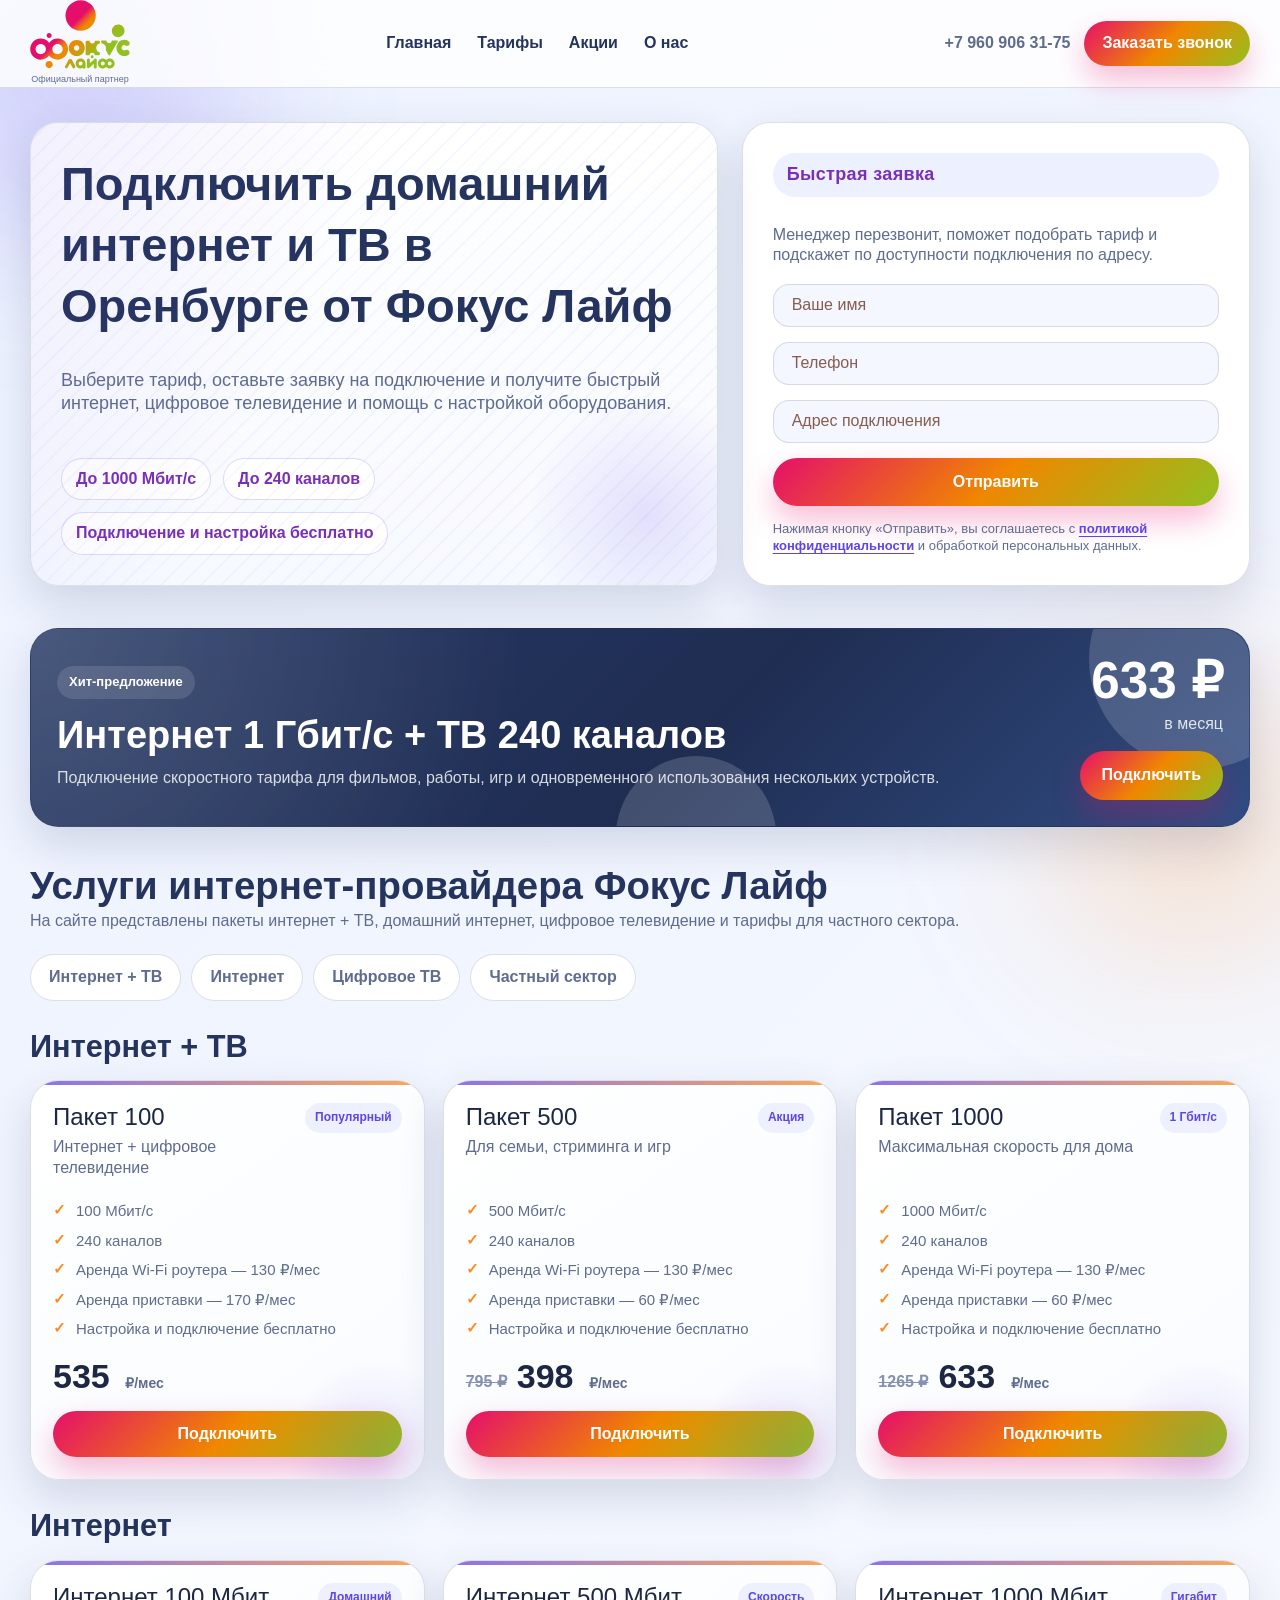
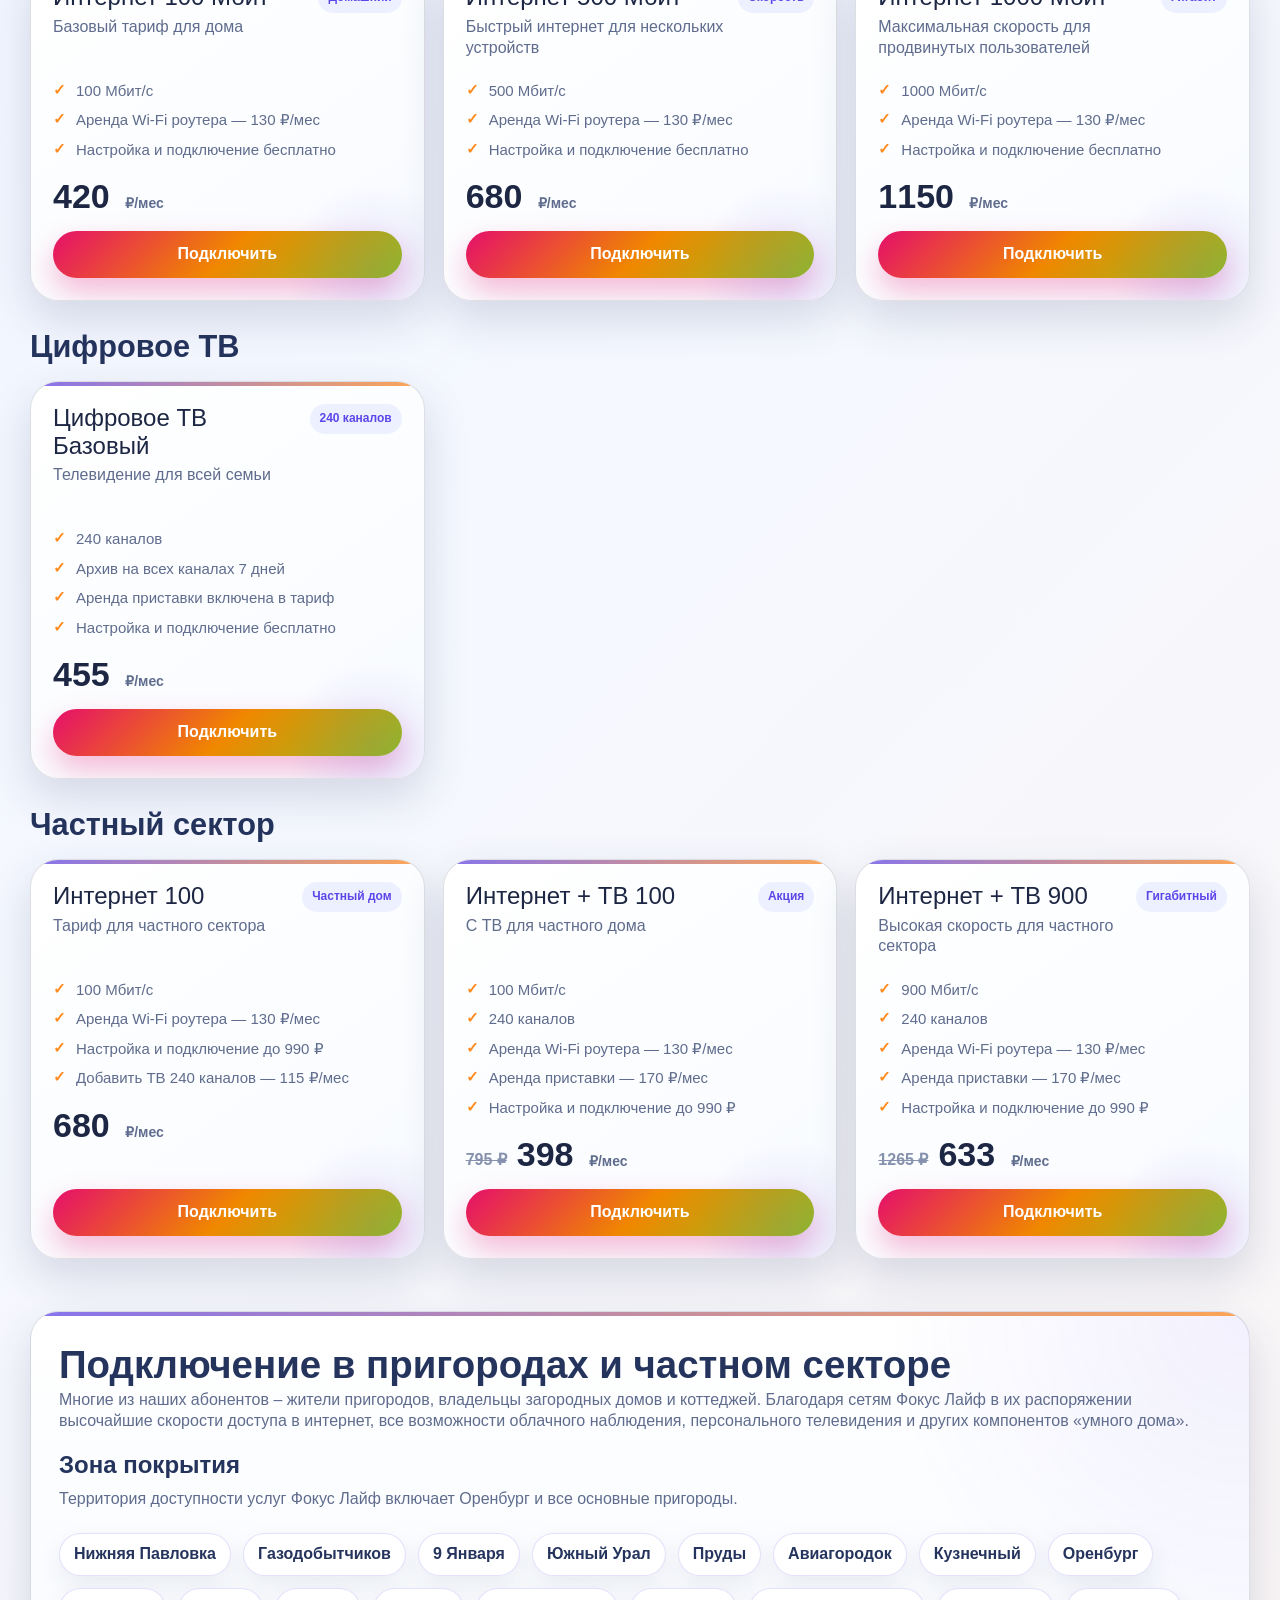
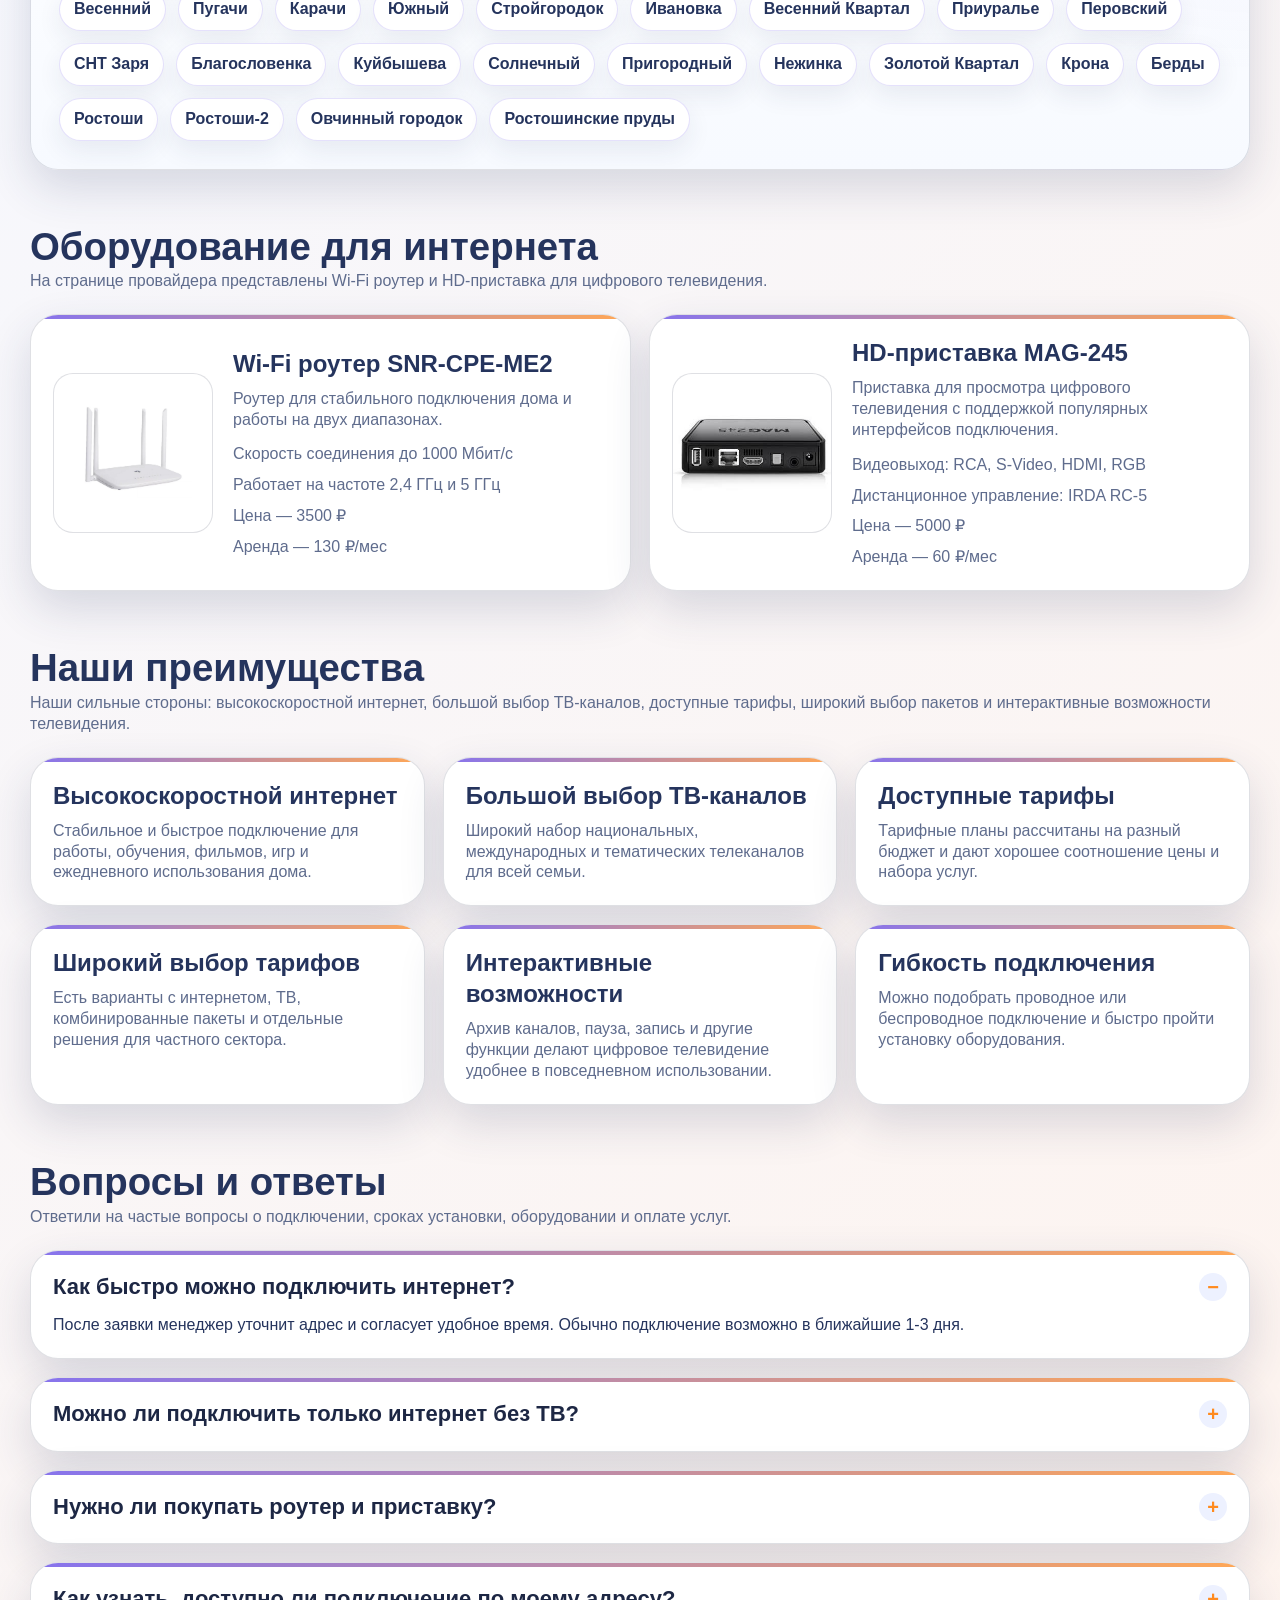
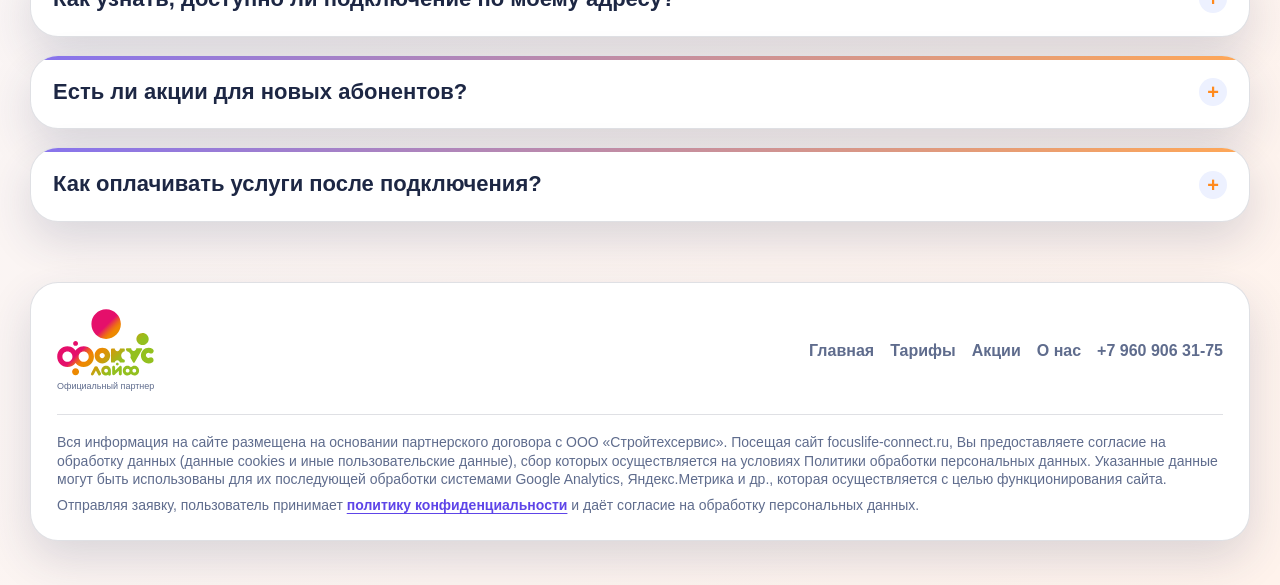
<file: index.html>
﻿<!doctype html>
<html lang="ru">
  <head>
    <meta charset="UTF-8" />
    <meta name="viewport" content="width=device-width, initial-scale=1.0" />
    <title>Подключить интернет и ТВ в Оренбурге | Тарифы Фокус Лайф</title>
    <meta
      name="description"
      content="Подключите домашний интернет и цифровое ТВ в Оренбурге от Фокус Лайф. Тарифы до 1 Гбит/с, до 240 каналов, подключение по адресу и заявка онлайн."
    />
    <link rel="stylesheet" href="style.css" />
    <link rel="icon" href="img/favicon.ico" type="image/x-icon" />
  </head>
  <body>
    <header class="topbar">
      <div class="container">
        <div class="topbar-inner">
          <a class="brand-wrap" href="/">
            <img class="logo" src="img/focus-logo.svg" alt=" Логотип Фокус Лайф Оренбург">
            <div class="brand">
              <small>Официальный партнер</small>
            </div>
          </a>

          <nav class="nav" aria-label="Основная навигация">
            <a href="#top">Главная</a>
            <a href="#tariffs">Тарифы</a>
            <a href="promotions.html">Акции</a>
            <a href="about.html">О нас</a>
          </nav>

          <div class="topbar-actions">
            <a class="callout" href="tel:+79609063175">+7 960 906 31-75</a>
            <button
              class="ghost-button js-open-modal"
              data-target="callbackModal"
            >
              Заказать звонок
            </button>
            <button
              class="menu-toggle"
              id="menuToggle"
              aria-label="Открыть меню"
            >
              <span></span>
            </button>
          </div>
        </div>

        <div class="mobile-panel" id="mobilePanel">
          <div class="mobile-nav">
            <a href="#top">Главная</a>
            <a href="#tariffs">Тарифы</a>
            <a href="promotions.html">Акции</a>
            <a href="about.html">О нас</a>
            <a class="callout" href="tel:+79609063175">+7 960 906 31-75</a>
            <button
              class="ghost-button js-open-modal"
              data-target="callbackModal"
            >
              Заказать звонок
            </button>
          </div>
        </div>
      </div>
    </header>

    <main id="top">
      <section class="hero">
        <div class="container">
          <div class="hero-grid">
            <div class="hero-card">
              
              <h1>Подключить домашний интернет и ТВ в Оренбурге от Фокус Лайф</h1>
              <p class="hero-subtitle">
                Выберите тариф, оставьте заявку на подключение и получите
                быстрый интернет, цифровое телевидение и помощь с настройкой
                оборудования.
              </p>

              <div class="hero-points" >
                <div class="chip">До 1000 Мбит/с</div>
                <div class="chip">До 240 каналов</div>
                <div class="chip">Подключение и настройка бесплатно</div>
              </div>
              
            </div>

            <aside class="form-card" id="form-card">
              <div class="form-card-header">
                <div class="eyebrow">Быстрая заявка</div>
                <p>
                  Менеджер перезвонит, поможет подобрать тариф и подскажет по
                  доступности подключения по адресу.
                </p>
              </div>

              <form class="form-stack js-lead-form">
                <input
                  class="input"
                  type="text"
                  name="name"
                  placeholder="Ваше имя"
                  required
                />
                <input
                  class="input"
                  type="tel"
                  name="phone"
                  placeholder="Телефон"
                  required
                />
                <input
                  class="input"
                  type="text"
                  name="address"
                  placeholder="Адрес подключения"
                />
                <button class="button" type="submit">Отправить</button>
                <p class="fineprint">
                  Нажимая кнопку «Отправить», вы соглашаетесь с
                  <a href="privacy.html">политикой конфиденциальности</a>
                  и обработкой персональных данных.
                </p>
              </form>
            </aside>
          </div>
        </div>
      </section>

      <section class="promo">
        <div class="container">
          <div class="promo-card">
            <div class="promo-copy">
              <div class="promo-kicker">Хит-предложение</div>
              <h2>Интернет 1 Гбит/с + ТВ 240 каналов</h2>
              <p>
                Подключение скоростного тарифа для фильмов, работы,
                игр и одновременного использования нескольких устройств.
              </p>
            </div>
            <div class="promo-price">
              <strong>633 ₽</strong>
              <span>в месяц</span>
              <button
                class="button js-open-modal"
                data-target="connectModal"
                style="margin-top: 16px"
              >
                Подключить
              </button>
            </div>
          </div>
        </div>
      </section>

      <section id="tariffs">
        <div class="container">
          <div class="section-head">
            <div>
              <h2>Услуги интернет‑провайдера Фокус Лайф</h2>
              <p>
                На сайте представлены пакеты интернет + ТВ, домашний интернет,
                цифровое телевидение и тарифы для частного сектора.
              </p>
            </div>
          </div>

          <div class="tabs" aria-label="Категории тарифов">
            <a class="tab" href="#tariffs-bundle">Интернет + ТВ</a>
            <a class="tab" href="#tariffs-internet">Интернет</a>
            <a class="tab" href="#tariffs-tv">Цифровое ТВ</a>
            <a class="tab" href="#tariffs-private">Частный сектор</a>
          </div>

          <h2 class="panel-title">Интернет + ТВ</h2>
          <div class="panel" id="tariffs-bundle">
            <div class="cards">
              <article class="tariff-card section-card">
                <div class="tariff-top">
                  <div>
                    <div class="tariff-title">Пакет 100</div>
                    <p class="tariff-desc">Интернет + цифровое телевидение</p>
                  </div>
                  <div class="badge">Популярный</div>
                </div>
                <div class="features">
                  <div class="feature">100 Мбит/с</div>
                  <div class="feature">240 каналов</div>
                  <div class="feature">Аренда Wi‑Fi роутера — 130 ₽/мес</div>
                  <div class="feature">Аренда приставки — 170 ₽/мес</div>
                  <div class="feature">Настройка и подключение бесплатно</div>
                </div>
                <div class="price-wrap">
                  <div class="price">535 <small>₽/мес</small></div>
                </div>
                <div class="card-actions">
                  <button
                    class="button js-open-modal"
                    data-target="connectModal"
                    data-tariff="Пакет 100"
                  >
                    Подключить
                  </button>
                </div>
              </article>

              <article class="tariff-card section-card">
                <div class="tariff-top">
                  <div>
                    <div class="tariff-title">Пакет 500</div>
                    <p class="tariff-desc">Для семьи, стриминга и игр</p>
                  </div>
                  <div class="badge">Акция</div>
                </div>
                <div class="features">
                  <div class="feature">500 Мбит/с</div>
                  <div class="feature">240 каналов</div>
                  <div class="feature">Аренда Wi‑Fi роутера — 130 ₽/мес</div>
                  <div class="feature">Аренда приставки — 60 ₽/мес</div>
                  <div class="feature">Настройка и подключение бесплатно</div>
                </div>
                <div class="price-wrap">
                  <div class="old-price">795 ₽</div>
                  <div class="price">398 <small>₽/мес</small></div>
                </div>
                <div class="card-actions">
                  <button
                    class="button js-open-modal"
                    data-target="connectModal"
                    data-tariff="Пакет 500"
                  >
                    Подключить
                  </button>
                </div>
              </article>

              <article class="tariff-card section-card">
                <div class="tariff-top">
                  <div>
                    <div class="tariff-title">Пакет 1000</div>
                    <p class="tariff-desc">Максимальная скорость для дома</p>
                  </div>
                  <div class="badge">1 Гбит/с</div>
                </div>
                <div class="features">
                  <div class="feature">1000 Мбит/с</div>
                  <div class="feature">240 каналов</div>
                  <div class="feature">Аренда Wi‑Fi роутера — 130 ₽/мес</div>
                  <div class="feature">Аренда приставки — 60 ₽/мес</div>
                  <div class="feature">Настройка и подключение бесплатно</div>
                </div>
                <div class="price-wrap">
                  <div class="old-price">1265 ₽</div>
                  <div class="price">633 <small>₽/мес</small></div>
                </div>
                <div class="card-actions">
                  <button
                    class="button js-open-modal"
                    data-target="connectModal"
                    data-tariff="Пакет 1000"
                  >
                    Подключить
                  </button>
                </div>
              </article>
            </div>
          </div>

          <h2 class="panel-title">Интернет</h2>
          <div class="panel" id="tariffs-internet">
            <div class="cards">
              <article class="tariff-card section-card">
                <div class="tariff-top">
                  <div>
                    <div class="tariff-title">Интернет 100 Мбит</div>
                    <p class="tariff-desc">Базовый тариф для дома</p>
                  </div>
                  <div class="badge">Домашний</div>
                </div>
                <div class="features">
                  <div class="feature">100 Мбит/с</div>
                  <div class="feature">Аренда Wi‑Fi роутера — 130 ₽/мес</div>
                  <div class="feature">Настройка и подключение бесплатно</div>
                </div>
                <div class="price-wrap">
                  <div class="price">420 <small>₽/мес</small></div>
                </div>
                <div class="card-actions">
                  <button
                    class="button js-open-modal"
                    data-target="connectModal"
                    data-tariff="Интернет 100 Мбит"
                  >
                    Подключить
                  </button>
                </div>
              </article>

              <article class="tariff-card section-card">
                <div class="tariff-top">
                  <div>
                    <div class="tariff-title">Интернет 500 Мбит</div>
                    <p class="tariff-desc">
                      Быстрый интернет для нескольких устройств
                    </p>
                  </div>
                  <div class="badge">Скорость</div>
                </div>
                <div class="features">
                  <div class="feature">500 Мбит/с</div>
                  <div class="feature">Аренда Wi‑Fi роутера — 130 ₽/мес</div>
                  <div class="feature">Настройка и подключение бесплатно</div>
                </div>
                <div class="price-wrap">
                  <div class="price">680 <small>₽/мес</small></div>
                </div>
                <div class="card-actions">
                  <button
                    class="button js-open-modal"
                    data-target="connectModal"
                    data-tariff="Интернет 500 Мбит"
                  >
                    Подключить
                  </button>
                </div>
              </article>

              <article class="tariff-card section-card">
                <div class="tariff-top">
                  <div>
                    <div class="tariff-title">Интернет 1000 Мбит</div>
                    <p class="tariff-desc">
                      Максимальная скорость для продвинутых пользователей
                    </p>
                  </div>
                  <div class="badge">Гигабит</div>
                </div>
                <div class="features">
                  <div class="feature">1000 Мбит/с</div>
                  <div class="feature">Аренда Wi‑Fi роутера — 130 ₽/мес</div>
                  <div class="feature">Настройка и подключение бесплатно</div>
                </div>
                <div class="price-wrap">
                  <div class="price">1150 <small>₽/мес</small></div>
                </div>
                <div class="card-actions">
                  <button
                    class="button js-open-modal"
                    data-target="connectModal"
                    data-tariff="Интернет 1000 Мбит"
                  >
                    Подключить
                  </button>
                </div>
              </article>
            </div>
          </div>

          <h2 class="panel-title">Цифровое ТВ</h2>
          <div class="panel" id="tariffs-tv">
            <div class="cards">
              <article class="tariff-card section-card">
                <div class="tariff-top">
                  <div>
                    <div class="tariff-title">Цифровое ТВ Базовый</div>
                    <p class="tariff-desc">Телевидение для всей семьи</p>
                  </div>
                  <div class="badge">240 каналов</div>
                </div>
                <div class="features">
                  <div class="feature">240 каналов</div>
                  <div class="feature">Архив на всех каналах 7 дней</div>
                  <div class="feature">Аренда приставки включена в тариф</div>
                  <div class="feature">Настройка и подключение бесплатно</div>
                </div>
                <div class="price-wrap">
                  <div class="price">455 <small>₽/мес</small></div>
                </div>
                <div class="card-actions">
                  <button
                    class="button js-open-modal"
                    data-target="connectModal"
                    data-tariff="Цифровое ТВ Базовый"
                  >
                    Подключить
                  </button>
                </div>
              </article>
            </div>
          </div>

          <h2 class="panel-title">Частный сектор</h2>
          <div class="panel" id="tariffs-private">
            <div class="cards">
              <article class="tariff-card section-card">
                <div class="tariff-top">
                  <div>
                    <div class="tariff-title">Интернет 100</div>
                    <p class="tariff-desc">Тариф для частного сектора</p>
                  </div>
                  <div class="badge">Частный дом</div>
                </div>
                <div class="features">
                  <div class="feature">100 Мбит/с</div>
                  <div class="feature">Аренда Wi‑Fi роутера — 130 ₽/мес</div>
                  <div class="feature">Настройка и подключение до 990 ₽</div>
                  <div class="feature">Добавить ТВ 240 каналов — 115 ₽/мес</div>
                </div>
                <div class="price-wrap">
                  <div class="price">680 <small>₽/мес</small></div>
                </div>
                <div class="card-actions">
                  <button
                    class="button js-open-modal"
                    data-target="connectModal"
                    data-tariff="Интернет 100"
                  >
                    Подключить
                  </button>
                </div>
              </article>

              <article class="tariff-card section-card">
                <div class="tariff-top">
                  <div>
                    <div class="tariff-title">Интернет + ТВ 100</div>
                    <p class="tariff-desc">С ТВ для частного дома</p>
                  </div>
                  <div class="badge">Акция</div>
                </div>
                <div class="features">
                  <div class="feature">100 Мбит/с</div>
                  <div class="feature">240 каналов</div>
                  <div class="feature">Аренда Wi‑Fi роутера — 130 ₽/мес</div>
                  <div class="feature">Аренда приставки — 170 ₽/мес</div>
                  <div class="feature">Настройка и подключение до 990 ₽</div>
                </div>
                <div class="price-wrap">
                  <div class="old-price">795 ₽</div>
                  <div class="price">398 <small>₽/мес</small></div>
                </div>
                <div class="card-actions">
                  <button
                    class="button js-open-modal"
                    data-target="connectModal"
                    data-tariff="Интернет + ТВ 100"
                  >
                    Подключить
                  </button>
                </div>
              </article>

              <article class="tariff-card section-card">
                <div class="tariff-top">
                  <div>
                    <div class="tariff-title">Интернет + ТВ 900</div>
                    <p class="tariff-desc">
                      Высокая скорость для частного сектора
                    </p>
                  </div>
                  <div class="badge">Гигабитный</div>
                </div>
                <div class="features">
                  <div class="feature">900 Мбит/с</div>
                  <div class="feature">240 каналов</div>
                  <div class="feature">Аренда Wi‑Fi роутера — 130 ₽/мес</div>
                  <div class="feature">Аренда приставки — 170 ₽/мес</div>
                  <div class="feature">Настройка и подключение до 990 ₽</div>
                </div>
                <div class="price-wrap">
                  <div class="old-price">1265 ₽</div>
                  <div class="price">633 <small>₽/мес</small></div>
                </div>
                <div class="card-actions">
                  <button
                    class="button js-open-modal"
                    data-target="connectModal"
                    data-tariff="Интернет + ТВ 900"
                  >
                    Подключить
                  </button>
                </div>
              </article>
            </div>
          </div>
        </div>
      </section>

      <section id="coverage">
        <div class="container">
          <div class="coverage-card section-card">
            <div class="section-head coverage-head">
              <div>
                <h2>Подключение в пригородах и частном секторе</h2>
                <p>
                  Многие из наших абонентов – жители пригородов, владельцы
                  загородных домов и коттеджей. Благодаря сетям Фокус Лайф в их
                  распоряжении высочайшие скорости доступа в интернет, все
                  возможности облачного наблюдения, персонального телевидения и
                  других компонентов «умного дома».
                </p>
              </div>
            </div>

            <div class="coverage-body">
              <div class="coverage-intro">
                <h3>Зона покрытия</h3>
                <p>
                  Территория доступности услуг Фокус Лайф включает Оренбург и
                  все основные пригороды.
                </p>
              </div>

              <div class="coverage-list" aria-label="Зона покрытия Фокус Лайф">
                <span class="coverage-item">Нижняя Павловка</span>
                <span class="coverage-item">Газодобытчиков</span>
                <span class="coverage-item">9 Января</span>
                <span class="coverage-item">Южный Урал</span>
                <span class="coverage-item">Пруды</span>
                <span class="coverage-item">Авиагородок</span>
                <span class="coverage-item">Кузнечный</span>
                <span class="coverage-item">Оренбург</span>
                <span class="coverage-item">Весенний</span>
                <span class="coverage-item">Пугачи</span>
                <span class="coverage-item">Карачи</span>
                <span class="coverage-item">Южный</span>
                <span class="coverage-item">Стройгородок</span>
                <span class="coverage-item">Ивановка</span>
                <span class="coverage-item">Весенний Квартал</span>
                <span class="coverage-item">Приуралье</span>
                <span class="coverage-item">Перовский</span>
                <span class="coverage-item">СНТ Заря</span>
                <span class="coverage-item">Благословенка</span>
                <span class="coverage-item">Куйбышева</span>
                <span class="coverage-item">Солнечный</span>
                <span class="coverage-item">Пригородный</span>
                <span class="coverage-item">Нежинка</span>
                <span class="coverage-item">Золотой Квартал</span>
                <span class="coverage-item">Крона</span>
                <span class="coverage-item">Берды</span>
                <span class="coverage-item">Ростоши</span>
                <span class="coverage-item">Ростоши-2</span>
                <span class="coverage-item">Овчинный городок</span>
                <span class="coverage-item">Ростошинские пруды</span>
              </div>
            </div>
          </div>
        </div>
      </section>

      <section id="equipment">
        <div class="container">
          <div class="section-head">
            <div>
              <h2>Оборудование для интернета</h2>
              <p>
                На странице провайдера представлены Wi‑Fi роутер и HD‑приставка
                для цифрового телевидения.
              </p>
            </div>
          </div>

          <div class="grid-2">
            <article class="equipment-card section-card">
              <div class="equipment-visual router">
                <img class="router-img" src="img/SNR-CPE-ME2-Lite1.jpg" alt="Wi‑Fi роутер SNR‑CPE‑ME2">
              </div>
              <div class="equipment-copy">
                <h3>Wi‑Fi роутер SNR‑CPE‑ME2</h3>
                <p>
                  Роутер для стабильного подключения дома и работы на двух
                  диапазонах.
                </p>
                <div class="equipment-list">
                  <div>Скорость соединения до 1000 Мбит/с</div>
                  <div>Работает на частоте 2,4 ГГц и 5 ГГц</div>
                  <div>Цена — 3500 ₽</div>
                  <div>Аренда — 130 ₽/мес</div>
                </div>
              </div>
            </article>

            <article class="equipment-card section-card">
              <div class="equipment-visual tvbox">
                <img class="tvbox-img" src="img/images.jpg" alt="HD‑приставка MAG‑245">
              </div>
              <div class="equipment-copy">
                <h3>HD‑приставка MAG‑245</h3>
                <p>
                  Приставка для просмотра цифрового телевидения с поддержкой
                  популярных интерфейсов подключения.
                </p>
                <div class="equipment-list">
                  <div>Видеовыход: RCA, S‑Video, HDMI, RGB</div>
                  <div>Дистанционное управление: IRDA RC‑5</div>
                  <div>Цена — 5000 ₽</div>
                  <div>Аренда — 60 ₽/мес</div>
                </div>
              </div>
            </article>
          </div>
        </div>
      </section>

      <section id="advantages">
        <div class="container">
          <div class="section-head">
            <div>
              <h2>Наши преимущества</h2>
              <p>
                Наши сильные стороны: высокоскоростной интернет, большой
                выбор ТВ‑каналов, доступные тарифы, широкий выбор пакетов и
                интерактивные возможности телевидения.
              </p>
            </div>
          </div>

          <div class="adv-grid">
            <article class="adv-card section-card">
              <h3>Высокоскоростной интернет</h3>
              <p>
                Стабильное и быстрое подключение для работы, обучения, фильмов,
                игр и ежедневного использования дома.
              </p>
            </article>

            <article class="adv-card section-card">
              <h3>Большой выбор ТВ‑каналов</h3>
              <p>
                Широкий набор национальных, международных и тематических
                телеканалов для всей семьи.
              </p>
            </article>

            <article class="adv-card section-card">
              <h3>Доступные тарифы</h3>
              <p>
                Тарифные планы рассчитаны на разный бюджет и дают хорошее
                соотношение цены и набора услуг.
              </p>
            </article>

            <article class="adv-card section-card">
              <h3>Широкий выбор тарифов</h3>
              <p>
                Есть варианты с интернетом, ТВ, комбинированные пакеты и
                отдельные решения для частного сектора.
              </p>
            </article>

            <article class="adv-card section-card">
              <h3>Интерактивные возможности</h3>
              <p>
                Архив каналов, пауза, запись и другие функции делают цифровое
                телевидение удобнее в повседневном использовании.
              </p>
            </article>

            <article class="adv-card section-card">
              <h3>Гибкость подключения</h3>
              <p>
                Можно подобрать проводное или беспроводное подключение и быстро
                пройти установку оборудования.
              </p>
            </article>
          </div>
        </div>
      </section>

      <section id="faq">
        <div class="container">
          <div class="section-head">
            <div>
              <h2>Вопросы и ответы</h2>
              <p>
                Ответили на частые вопросы о подключении, сроках установки,
                оборудовании и оплате услуг.
              </p>
            </div>
          </div>

          <div class="faq-grid">
            <details class="faq-item section-card" open>
              <summary>Как быстро можно подключить интернет?</summary>
              <p>
                После заявки менеджер уточнит адрес и согласует удобное время.
                Обычно подключение возможно в ближайшие 1-3 дня.
              </p>
            </details>

            <details class="faq-item section-card">
              <summary>Можно ли подключить только интернет без ТВ?</summary>
              <p>
                Да, на странице есть отдельные тарифы только с домашним
                интернетом без телевидения. Менеджер поможет выбрать подходящий
                вариант.
              </p>
            </details>

            <details class="faq-item section-card">
              <summary>Нужно ли покупать роутер и приставку?</summary>
              <p>
                Не обязательно. Оборудование можно купить или взять в аренду,
                в зависимости от выбранного тарифа и ваших задач.
              </p>
            </details>

            <details class="faq-item section-card">
              <summary>Как узнать, доступно ли подключение по моему адресу?</summary>
              <p>
                Оставьте заявку с адресом подключения. Мы проверим техническую
                возможность и свяжемся с вами для подтверждения.
              </p>
            </details>

            <details class="faq-item section-card">
              <summary>Есть ли акции для новых абонентов?</summary>
              <p>
                Да, часть тарифов подключается по акционной цене. Актуальные
                предложения указаны в карточках тарифов и уточняются при
                оформлении заявки.
              </p>
            </details>

            <details class="faq-item section-card">
              <summary>Как оплачивать услуги после подключения?</summary>
              <p>
                После активации тарифа вы сможете оплачивать услуги ежемесячно.
                Способ оплаты и дату списания менеджер сообщит при подключении.
              </p>
            </details>
          </div>
        </div>
      </section>
    </main>

    <footer class="footer">
      <div class="container">
        <div class="footer-card">
          <div class="footer-top">
            <div>
              <div class="brand-wrap">
                <img class="logo__footer" src="img/focus-logo.svg" alt=" Логотип Фокус Лайф Оренбург">
                <div class="brand">
                  <small>Официальный партнер</small>
                </div>
              </div>
              
            </div>

            <nav class="footer-nav">
              <a href="#top">Главная</a>
              <a href="#tariffs">Тарифы</a>
              <a href="promotions.html">Акции</a>
              <a href="about.html">О нас</a>
              <a class="callout" href="tel:+79609063175">+7 960 906 31-75</a>
            </nav>
          </div>

          <div class="footer-meta">
            <div>
              Вся информация на сайте размещена на основании партнерского
              договора с ООО «Стройтехсервис».
              Посещая сайт focuslife-connect.ru, Вы предоставляете согласие на обработку данных (данные cookies и иные пользовательские данные), сбор которых осуществляется на условиях Политики обработки персональных данных. Указанные данные могут быть использованы для их последующей обработки системами Google Analytics, Яндекс.Метрика и др., которая осуществляется с целью функционирования сайта.
            </div>
            <div>
              Отправляя заявку, пользователь принимает
              <a href="privacy.html">политику конфиденциальности</a>
              и даёт согласие на обработку персональных данных.
            </div>
          </div>
        </div>
      </div>
    </footer>

    <div class="modal" id="connectModal" aria-hidden="true">
      <div class="modal-card">
        <button class="close js-close-modal" type="button" aria-label="Закрыть">
          ×
        </button>
        <div class="form-card-header" style="margin-bottom: 18px">
          <div class="eyebrow">Заявка на подключение</div>
          <h2>Оставьте заявку</h2>
          <p>
            Мы свяжемся с вами, уточним адрес и подтвердим доступность
            подключения.
          </p>
        </div>
        <form class="form-stack js-lead-form">
          <input
            class="input"
            type="text"
            name="name"
            placeholder="Ваше имя"
            required
          />
          <input
            class="input js-phone"
            type="tel"
            name="phone"
            placeholder="Телефон"
            required
          />
          <input
            class="input"
            type="text"
            name="address"
            placeholder="Адрес подключения"
          />
          <input
            class="input js-tariff-input"
            type="text"
            name="tariff"
            placeholder="Выбранный тариф"
            readonly
          />
          <button class="button" type="submit">Отправить</button>
        </form>
      </div>
    </div>

    <div class="modal" id="callbackModal" aria-hidden="true">
      <div class="modal-card">
        <button class="close js-close-modal" type="button" aria-label="Закрыть">
          ×
        </button>
        <div class="form-card-header" style="margin-bottom: 18px">
          <div class="eyebrow">Заказать звонок</div>
          <h2>Мы вам перезвоним</h2>
          <p>
            Оставьте номер телефона, и оператор свяжется с вами в течение 15
            минут.
          </p>
        </div>
        <form class="form-stack js-lead-form">
          <input
            class="input"
            type="text"
            name="name"
            placeholder="Ваше имя"
            required
          />
          <input
            class="input js-phone"
            type="tel"
            name="phone"
            placeholder="Телефон"
            required
          />
          <button class="button" type="submit">Отправить</button>
        </form>
      </div>
    </div>

    <div class="modal" id="detailsModal" aria-hidden="true">
      <div class="modal-card">
        <button class="close js-close-modal" type="button" aria-label="Закрыть">
          ×
        </button>
        <div class="form-card-header">
          <div class="eyebrow">Информация о тарифе</div>
          <h2 id="detailsTitle">Подробнее</h2>
          <p id="detailsContent">Описание тарифа</p>
        </div>
      </div>
    </div>

    <div class="modal" id="successModal" aria-hidden="true">
      <div class="modal-card">
        <button class="close js-close-modal" type="button" aria-label="Закрыть">
          ×
        </button>
        <div class="success">
          <div class="success-mark">✓</div>
          <h2>Заявка успешно отправлена</h2>
          <p class="hero-subtitle" style="max-width: none; margin: 0">
            Оператор свяжется с вами в течение 15 минут.
          </p>
          <button class="button js-close-modal" type="button">Понятно</button>
        </div>
      </div>
    </div>

    <a
      class="mobile-form-anchor"
      href="#form-card"
      aria-label="Перейти к форме"
      title="Перейти к форме"
    >
      <span aria-hidden="true"> <img src="img/up-chevron-svgrepo-com.svg" alt=""></span>
    </a>

    <script src="script.js"></script>
</body>
</html>
</file>
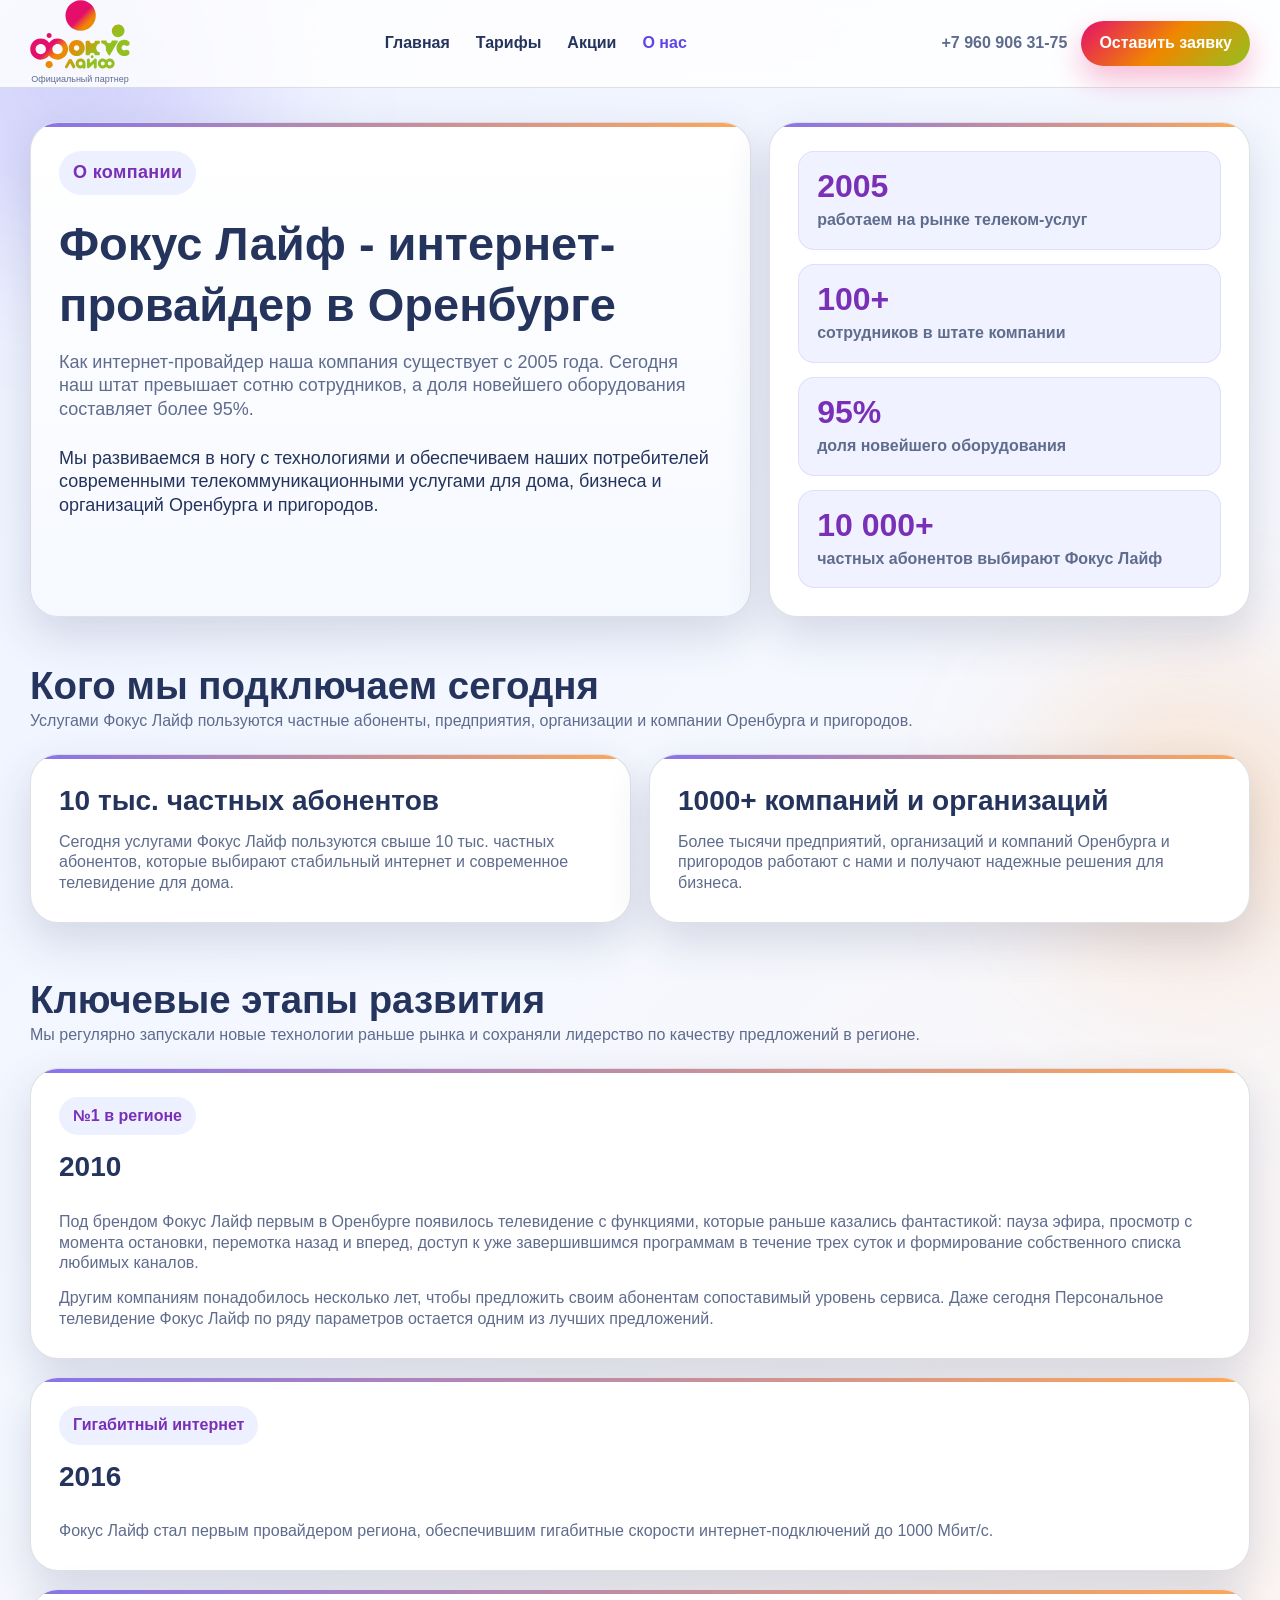
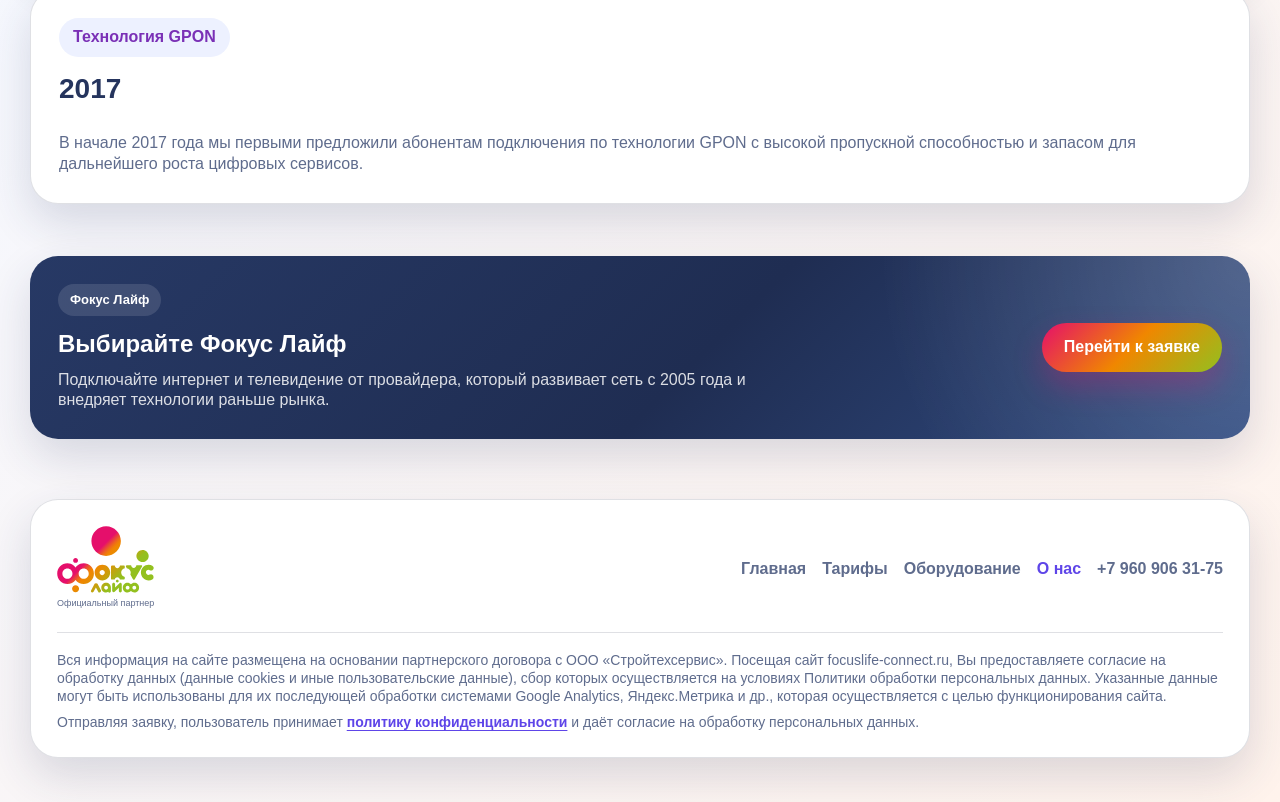
<file: about.html>
<!doctype html>
<html lang="ru">
  <head>
    <meta charset="UTF-8" />
    <meta name="viewport" content="width=device-width, initial-scale=1.0" />
    <title>О компании Фокус Лайф | Интернет-провайдер в Оренбурге</title>
    <meta
      name="description"
      content="Фокус Лайф - интернет-провайдер в Оренбурге. Узнайте о компании, развитии сети, подключении интернета и ТВ для дома, бизнеса и частного сектора."
    />
    <link rel="stylesheet" href="style.css" />
    <link rel="icon" href="img/favicon.ico" type="image/x-icon" />
  </head>
  <body>
    <header class="topbar">
      <div class="container">
        <div class="topbar-inner">
          <a class="brand-wrap" href="index.html">
            <img class="logo" src="img/focus-logo.svg" alt="Логотип Фокус Лайф Оренбург" />
            <div class="brand">
              <small>Официальный партнер</small>
            </div>
          </a>

          <nav class="nav" aria-label="Основная навигация">
            <a href="index.html">Главная</a>
            <a href="index.html#tariffs">Тарифы</a>
            <a href="promotions.html">Акции</a>
            <a href="about.html" aria-current="page">О нас</a>
          </nav>

          <div class="topbar-actions">
            <a class="callout" href="tel:+79609063175">+7 960 906 31-75</a>
            <a class="ghost-button" href="index.html#form-card">Оставить заявку</a>
            <button
              class="menu-toggle"
              id="menuToggle"
              aria-label="Открыть меню"
            >
              <span></span>
            </button>
          </div>
        </div>

        <div class="mobile-panel" id="mobilePanel">
          <div class="mobile-nav">
            <a href="index.html">Главная</a>
            <a href="index.html#tariffs">Тарифы</a>
            <a href="index.html#equipment">Оборудование</a>
            <a href="about.html" aria-current="page">О нас</a>
            <a class="callout" href="tel:+79609063175">+7 960 906 31-75</a>
            <a class="ghost-button" href="index.html#form-card">Оставить заявку</a>
          </div>
        </div>
      </div>
    </header>

    <main>
      <section class="about-hero">
        <div class="container">
          <div class="about-shell">
            <div class="about-intro section-card">
              <div class="eyebrow">О компании</div>
              <h1>Фокус Лайф - интернет-провайдер в Оренбурге</h1>
              <p class="hero-subtitle">
                Как интернет-провайдер наша компания существует с 2005 года.
                Сегодня наш штат превышает сотню сотрудников, а доля новейшего
                оборудования составляет более 95%.
              </p>
              <p class="about-lead">
                Мы развиваемся в ногу с технологиями и обеспечиваем наших
                потребителей современными телекоммуникационными услугами для
                дома, бизнеса и организаций Оренбурга и пригородов.
              </p>
            </div>

            <aside class="about-stats section-card">
              <div class="about-stat">
                <strong>2005</strong>
                <span>работаем на рынке телеком-услуг</span>
              </div>
              <div class="about-stat">
                <strong>100+</strong>
                <span>сотрудников в штате компании</span>
              </div>
              <div class="about-stat">
                <strong>95%</strong>
                <span>доля новейшего оборудования</span>
              </div>
              <div class="about-stat">
                <strong>10 000+</strong>
                <span>частных абонентов выбирают Фокус Лайф</span>
              </div>
            </aside>
          </div>
        </div>
      </section>

      <section class="about-story">
        <div class="container">
          <div class="section-head">
            <div>
              <h2>Кого мы подключаем сегодня</h2>
              <p>
                Услугами Фокус Лайф пользуются частные абоненты, предприятия,
                организации и компании Оренбурга и пригородов.
              </p>
            </div>
          </div>

          <div class="about-grid">
            <article class="about-card section-card">
              <h3>10 тыс. частных абонентов</h3>
              <p>
                Сегодня услугами Фокус Лайф пользуются свыше 10 тыс. частных
                абонентов, которые выбирают стабильный интернет и современное
                телевидение для дома.
              </p>
            </article>

            <article class="about-card section-card">
              <h3>1000+ компаний и организаций</h3>
              <p>
                Более тысячи предприятий, организаций и компаний Оренбурга и
                пригородов работают с нами и получают надежные решения для
                бизнеса.
              </p>
            </article>
          </div>
        </div>
      </section>

      <section class="about-timeline">
        <div class="container">
          <div class="section-head">
            <div>
              <h2>Ключевые этапы развития</h2>
              <p>
                Мы регулярно запускали новые технологии раньше рынка и
                сохраняли лидерство по качеству предложений в регионе.
              </p>
            </div>
          </div>

          <div class="timeline">
            <article class="timeline-item section-card">
              <div class="timeline-year">№1 в регионе</div>
              <h3>2010</h3>
              <p>
                Под брендом Фокус Лайф первым в Оренбурге появилось телевидение
                с функциями, которые раньше казались фантастикой: пауза эфира,
                просмотр с момента остановки, перемотка назад и вперед, доступ
                к уже завершившимся программам в течение трех суток и
                формирование собственного списка любимых каналов.
              </p>
              <p>
                Другим компаниям понадобилось несколько лет, чтобы предложить
                своим абонентам сопоставимый уровень сервиса. Даже сегодня
                Персональное телевидение Фокус Лайф по ряду параметров остается
                одним из лучших предложений.
              </p>
            </article>

            <article class="timeline-item section-card">
              <div class="timeline-year">Гигабитный интернет</div>
              <h3>2016</h3>
              <p>
                Фокус Лайф стал первым провайдером региона, обеспечившим
                гигабитные скорости интернет-подключений до 1000 Мбит/с.
              </p>
            </article>

            <article class="timeline-item section-card">
              <div class="timeline-year">Технология GPON</div>
              <h3>2017</h3>
              <p>
                В начале 2017 года мы первыми предложили абонентам подключения
                по технологии GPON с высокой пропускной способностью и запасом
                для дальнейшего роста цифровых сервисов.
              </p>
            </article>
          </div>
        </div>
      </section>

      <section class="about-cta">
        <div class="container">
          <div class="about-cta-card">
            <div>
              <div class="promo-kicker">Фокус Лайф</div>
              <h2>Выбирайте Фокус Лайф</h2>
              <p>
                Подключайте интернет и телевидение от провайдера, который
                развивает сеть с 2005 года и внедряет технологии раньше рынка.
              </p>
            </div>
            <a class="button" href="index.html#form-card">Перейти к заявке</a>
          </div>
        </div>
      </section>
    </main>

    <footer class="footer">
      <div class="container">
        <div class="footer-card">
          <div class="footer-top">
            <div>
              <div class="brand-wrap">
                <img class="logo__footer" src="img/focus-logo.svg" alt="Логотип Фокус Лайф Оренбург" />
                <div class="brand">
                  <small>Официальный партнер</small>
                </div>
              </div>
            </div>

            <nav class="footer-nav">
              <a href="index.html">Главная</a>
              <a href="index.html#tariffs">Тарифы</a>
              <a href="index.html#equipment">Оборудование</a>
              <a href="about.html" aria-current="page">О нас</a>
              <a class="callout" href="tel:+79609063175">+7 960 906 31-75</a>
            </nav>
          </div>

          <div class="footer-meta">
            <div>
              Вся информация на сайте размещена на основании партнерского
              договора с ООО «Стройтехсервис».
              Посещая сайт focuslife-connect.ru, Вы предоставляете согласие на обработку данных (данные cookies и иные пользовательские данные), сбор которых осуществляется на условиях Политики обработки персональных данных. Указанные данные могут быть использованы для их последующей обработки системами Google Analytics, Яндекс.Метрика и др., которая осуществляется с целью функционирования сайта.
            </div>
            <div>
              Отправляя заявку, пользователь принимает
              <a href="privacy.html">политику конфиденциальности</a>
              и даёт согласие на обработку персональных данных.
            </div>
          </div>
        </div>
      </div>
    </footer>

    <script src="script.js"></script>
  </body>
</html>
</file>
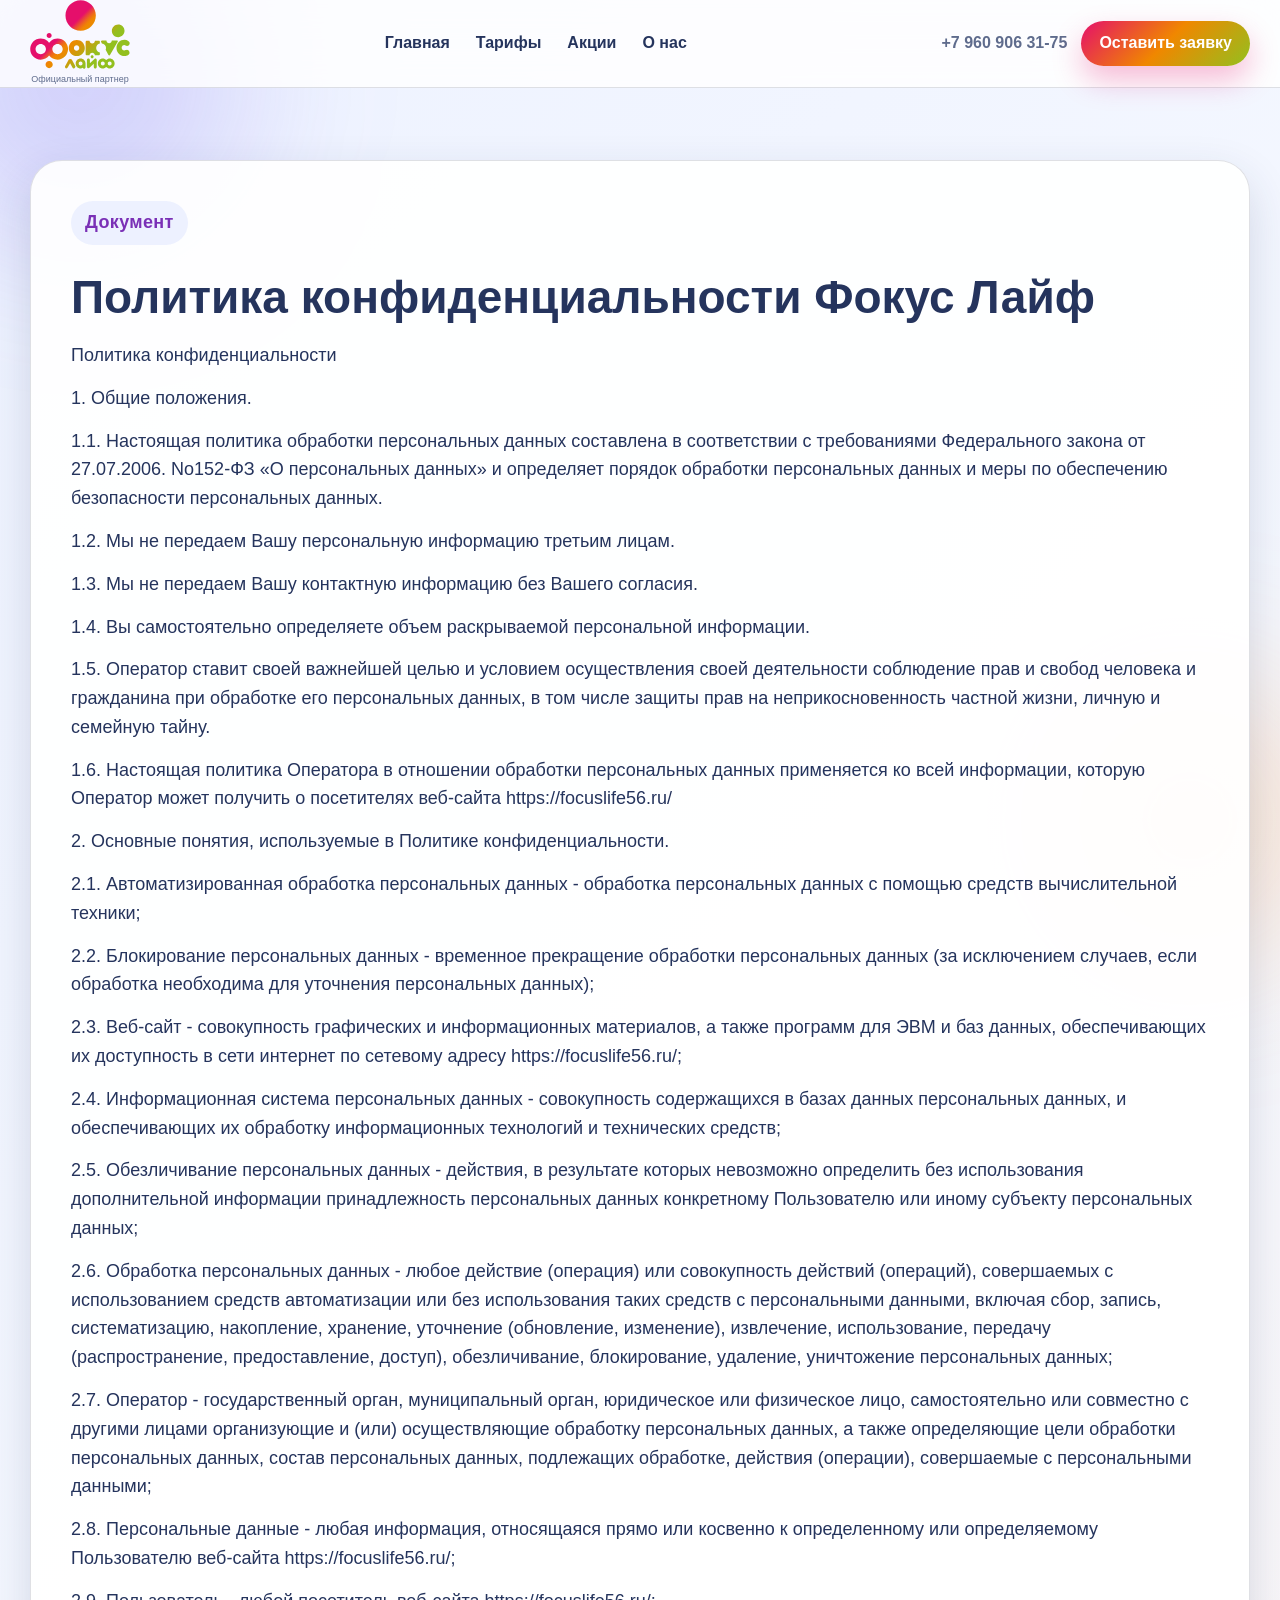
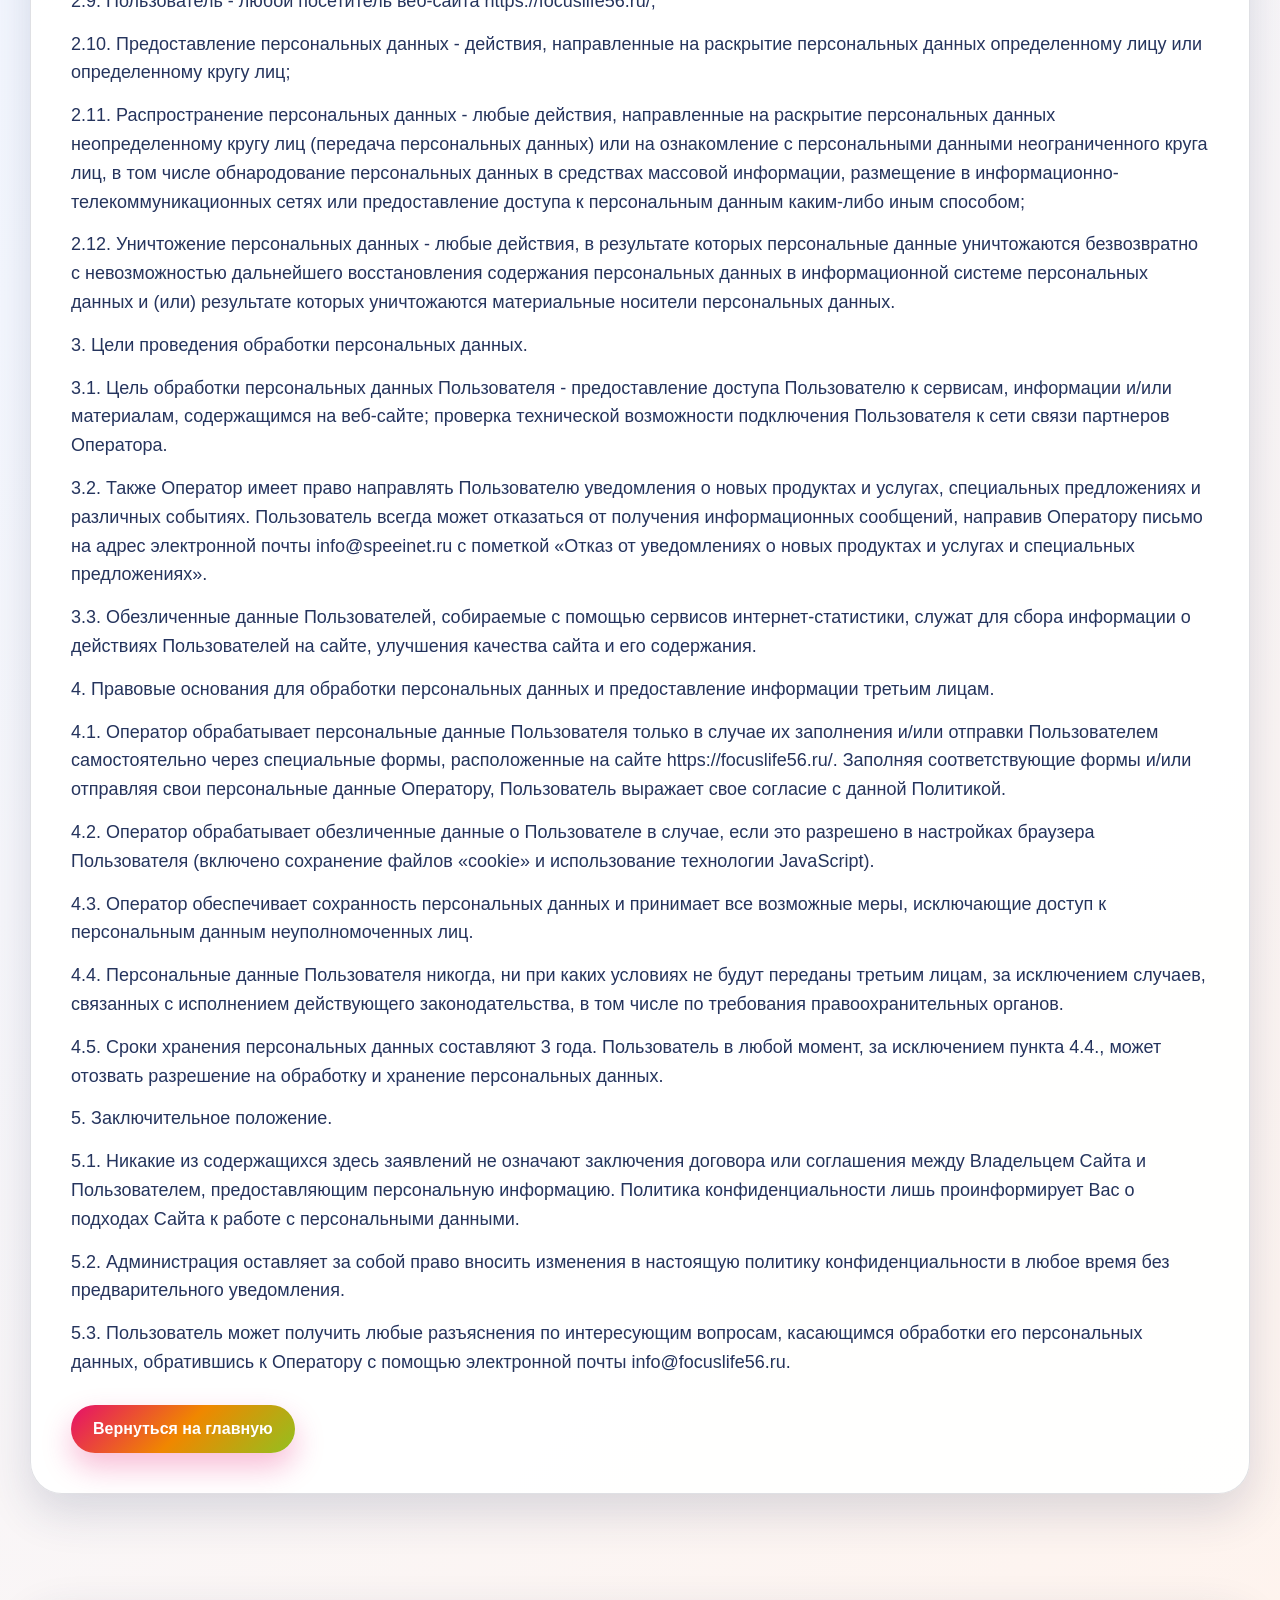
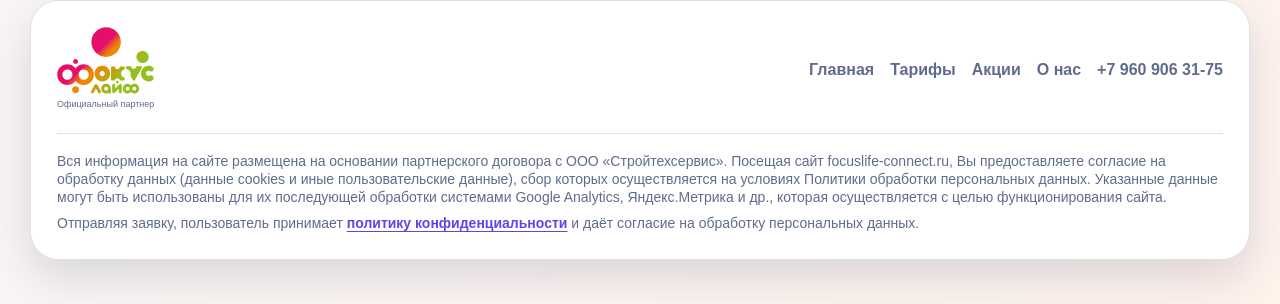
<file: privacy.html>
<!doctype html>
<html lang="ru">
  <head>
    <meta charset="UTF-8" />
    <meta name="viewport" content="width=device-width, initial-scale=1.0" />
    <title>Политика конфиденциальности | Фокус Лайф Оренбург</title>
    <meta
      name="description"
      content="Политика конфиденциальности сайта Фокус Лайф в Оренбурге. Порядок обработки персональных данных и условия использования форм обратной связи."
    />
    <link rel="stylesheet" href="style.css" />
    <link rel="icon" href="img/favicon.ico" type="image/x-icon" />
  </head>
  <body class="privacy-page">
    <header class="topbar">
      <div class="container">
        <div class="topbar-inner">
          <a class="brand-wrap" href="index.html">
            <img
              class="logo"
              src="img/focus-logo.svg"
              alt="Логотип Фокус Лайф Оренбург"
            />
            <div class="brand">
              <small>Официальный партнер</small>
            </div>
          </a>

          <nav class="nav" aria-label="Основная навигация">
            <a href="index.html">Главная</a>
            <a href="index.html#tariffs">Тарифы</a>
            <a href="promotions.html">Акции</a>
            <a href="about.html">О нас</a>
          </nav>

          <div class="topbar-actions">
            <a class="callout" href="tel:+79609063175">+7 960 906 31-75</a>
            <a class="ghost-button" href="index.html#form-card">Оставить заявку</a>
            <button
              class="menu-toggle"
              id="menuToggle"
              aria-label="Открыть меню"
            >
              <span></span>
            </button>
          </div>
        </div>

        <div class="mobile-panel" id="mobilePanel">
          <div class="mobile-nav">
            <a href="index.html">Главная</a>
            <a href="index.html#tariffs">Тарифы</a>
            <a href="promotions.html">Акции</a>
            <a href="about.html">О нас</a>
            <a class="callout" href="tel:+79609063175">+7 960 906 31-75</a>
            <a class="ghost-button" href="index.html#form-card">Оставить заявку</a>
          </div>
        </div>
      </div>
    </header>

    <main class="privacy-main">
      <section class="privacy-section">
        <div class="container">
          <div class="privacy-card">
            <div class="eyebrow">Документ</div>
            <h1>Политика конфиденциальности Фокус Лайф</h1>
            <div class="privacy-copy">
              <p>Политика конфиденциальности</p>
              <p>1. Общие положения.</p>
              <p>1.1. Настоящая политика обработки персональных данных составлена в соответствии с требованиями Федерального закона от 27.07.2006. No152-ФЗ «О персональных данных» и определяет порядок обработки персональных данных и меры по обеспечению безопасности персональных данных.</p>
              <p>1.2. Мы не передаем Вашу персональную информацию третьим лицам.</p>
              <p>1.3. Мы не передаем Вашу контактную информацию без Вашего согласия.</p>
              <p>1.4. Вы самостоятельно определяете объем раскрываемой персональной информации.</p>
              <p>1.5. Оператор ставит своей важнейшей целью и условием осуществления своей деятельности соблюдение прав и свобод человека и гражданина при обработке его персональных данных, в том числе защиты прав на неприкосновенность частной жизни, личную и семейную тайну.</p>
              <p>1.6. Настоящая политика Оператора в отношении обработки персональных данных применяется ко всей информации, которую Оператор может получить о посетителях веб-сайта https://focuslife56.ru/</p>
              <p>2. Основные понятия, используемые в Политике конфиденциальности.</p>
              <p>2.1. Автоматизированная обработка персональных данных - обработка персональных данных с помощью средств вычислительной техники;</p>
              <p>2.2. Блокирование персональных данных - временное прекращение обработки персональных данных (за исключением случаев, если обработка необходима для уточнения персональных данных);</p>
              <p>2.3. Веб-сайт - совокупность графических и информационных материалов, а также программ для ЭВМ и баз данных, обеспечивающих их доступность в сети интернет по сетевому адресу https://focuslife56.ru/;</p>
              <p>2.4. Информационная система персональных данных - совокупность содержащихся в базах данных персональных данных, и обеспечивающих их обработку информационных технологий и технических средств;</p>
              <p>2.5. Обезличивание персональных данных - действия, в результате которых невозможно определить без использования дополнительной информации принадлежность персональных данных конкретному Пользователю или иному субъекту персональных данных;</p>
              <p>2.6. Обработка персональных данных - любое действие (операция) или совокупность действий (операций), совершаемых с использованием средств автоматизации или без использования таких средств с персональными данными, включая сбор, запись, систематизацию, накопление, хранение, уточнение (обновление, изменение), извлечение, использование, передачу (распространение, предоставление, доступ), обезличивание, блокирование, удаление, уничтожение персональных данных;</p>
              <p>2.7. Оператор - государственный орган, муниципальный орган, юридическое или физическое лицо, самостоятельно или совместно с другими лицами организующие и (или) осуществляющие обработку персональных данных, а также определяющие цели обработки персональных данных, состав персональных данных, подлежащих обработке, действия (операции), совершаемые с персональными данными;</p>
              <p>2.8. Персональные данные - любая информация, относящаяся прямо или косвенно к определенному или определяемому Пользователю веб-сайта https://focuslife56.ru/;</p>
              <p>2.9. Пользователь - любой посетитель веб-сайта https://focuslife56.ru/;</p>
              <p>2.10. Предоставление персональных данных - действия, направленные на раскрытие персональных данных определенному лицу или определенному кругу лиц;</p>
              <p>2.11. Распространение персональных данных - любые действия, направленные на раскрытие персональных данных неопределенному кругу лиц (передача персональных данных) или на ознакомление с персональными данными неограниченного круга лиц, в том числе обнародование персональных данных в средствах массовой информации, размещение в информационно-телекоммуникационных сетях или предоставление доступа к персональным данным каким-либо иным способом;</p>
              <p>2.12. Уничтожение персональных данных - любые действия, в результате которых персональные данные уничтожаются безвозвратно с невозможностью дальнейшего восстановления содержания персональных данных в информационной системе персональных данных и (или) результате которых уничтожаются материальные носители персональных данных.</p>
              <p>3. Цели проведения обработки персональных данных.</p>
              <p>3.1. Цель обработки персональных данных Пользователя - предоставление доступа Пользователю к сервисам, информации и/или материалам, содержащимся на веб-сайте; проверка технической возможности подключения Пользователя к сети связи партнеров Оператора.</p>
              <p>3.2. Также Оператор имеет право направлять Пользователю уведомления о новых продуктах и услугах, специальных предложениях и различных событиях. Пользователь всегда может отказаться от получения информационных сообщений, направив Оператору письмо на адрес электронной почты info@speeinet.ru с пометкой «Отказ от уведомлениях о новых продуктах и услугах и специальных предложениях».</p>
              <p>3.3. Обезличенные данные Пользователей, собираемые с помощью сервисов интернет-статистики, служат для сбора информации о действиях Пользователей на сайте, улучшения качества сайта и его содержания.</p>
              <p>4. Правовые основания для обработки персональных данных и предоставление информации третьим лицам.</p>
              <p>4.1. Оператор обрабатывает персональные данные Пользователя только в случае их заполнения и/или отправки Пользователем самостоятельно через специальные формы, расположенные на сайте https://focuslife56.ru/. Заполняя соответствующие формы и/или отправляя свои персональные данные Оператору, Пользователь выражает свое согласие с данной Политикой.</p>
              <p>4.2. Оператор обрабатывает обезличенные данные о Пользователе в случае, если это разрешено в настройках браузера Пользователя (включено сохранение файлов «cookie» и использование технологии JavaScript).</p>
              <p>4.3. Оператор обеспечивает сохранность персональных данных и принимает все возможные меры, исключающие доступ к персональным данным неуполномоченных лиц.</p>
              <p>4.4. Персональные данные Пользователя никогда, ни при каких условиях не будут переданы третьим лицам, за исключением случаев, связанных с исполнением действующего законодательства, в том числе по требования правоохранительных органов.</p>
              <p>4.5. Сроки хранения персональных данных составляют 3 года. Пользователь в любой момент, за исключением пункта 4.4., может отозвать разрешение на обработку и хранение персональных данных.</p>
              <p>5. Заключительное положение.</p>
              <p>5.1. Никакие из содержащихся здесь заявлений не означают заключения договора или соглашения между Владельцем Сайта и Пользователем, предоставляющим персональную информацию. Политика конфиденциальности лишь проинформирует Вас о подходах Сайта к работе с персональными данными.</p>
              <p>5.2. Администрация оставляет за собой право вносить изменения в настоящую политику конфиденциальности в любое время без предварительного уведомления.</p>
              <p>5.3. Пользователь может получить любые разъяснения по интересующим вопросам, касающимся обработки его персональных данных, обратившись к Оператору с помощью электронной почты info@focuslife56.ru.</p>
            </div>
            <a class="button privacy-back" href="index.html">Вернуться на главную</a>
          </div>
        </div>
      </section>
    </main>

    <footer class="footer">
      <div class="container">
        <div class="footer-card">
          <div class="footer-top">
            <div>
              <div class="brand-wrap">
                <img
                  class="logo__footer"
                  src="img/focus-logo.svg"
                  alt="Логотип Фокус Лайф Оренбург"
                />
                <div class="brand">
                  <small>Официальный партнер</small>
                </div>
              </div>
            </div>

            <nav class="footer-nav">
              <a href="index.html">Главная</a>
              <a href="index.html#tariffs">Тарифы</a>
              <a href="promotions.html">Акции</a>
              <a href="about.html">О нас</a>
              <a class="callout" href="tel:+79609063175">+7 960 906 31-75</a>
            </nav>
          </div>

          <div class="footer-meta">
            <div>
              Вся информация на сайте размещена на основании партнерского
              договора с ООО «Стройтехсервис». Посещая сайт
              focuslife-connect.ru, Вы предоставляете согласие на обработку
              данных (данные cookies и иные пользовательские данные), сбор
              которых осуществляется на условиях Политики обработки персональных
              данных. Указанные данные могут быть использованы для их
              последующей обработки системами Google Analytics, Яндекс.Метрика и
              др., которая осуществляется с целью функционирования сайта.
            </div>
            <div>
              Отправляя заявку, пользователь принимает
              <a href="privacy.html">политику конфиденциальности</a>
              и даёт согласие на обработку персональных данных.
            </div>
          </div>
        </div>
      </div>
    </footer>

    <script src="script.js"></script>
  </body>
</html>
</file>
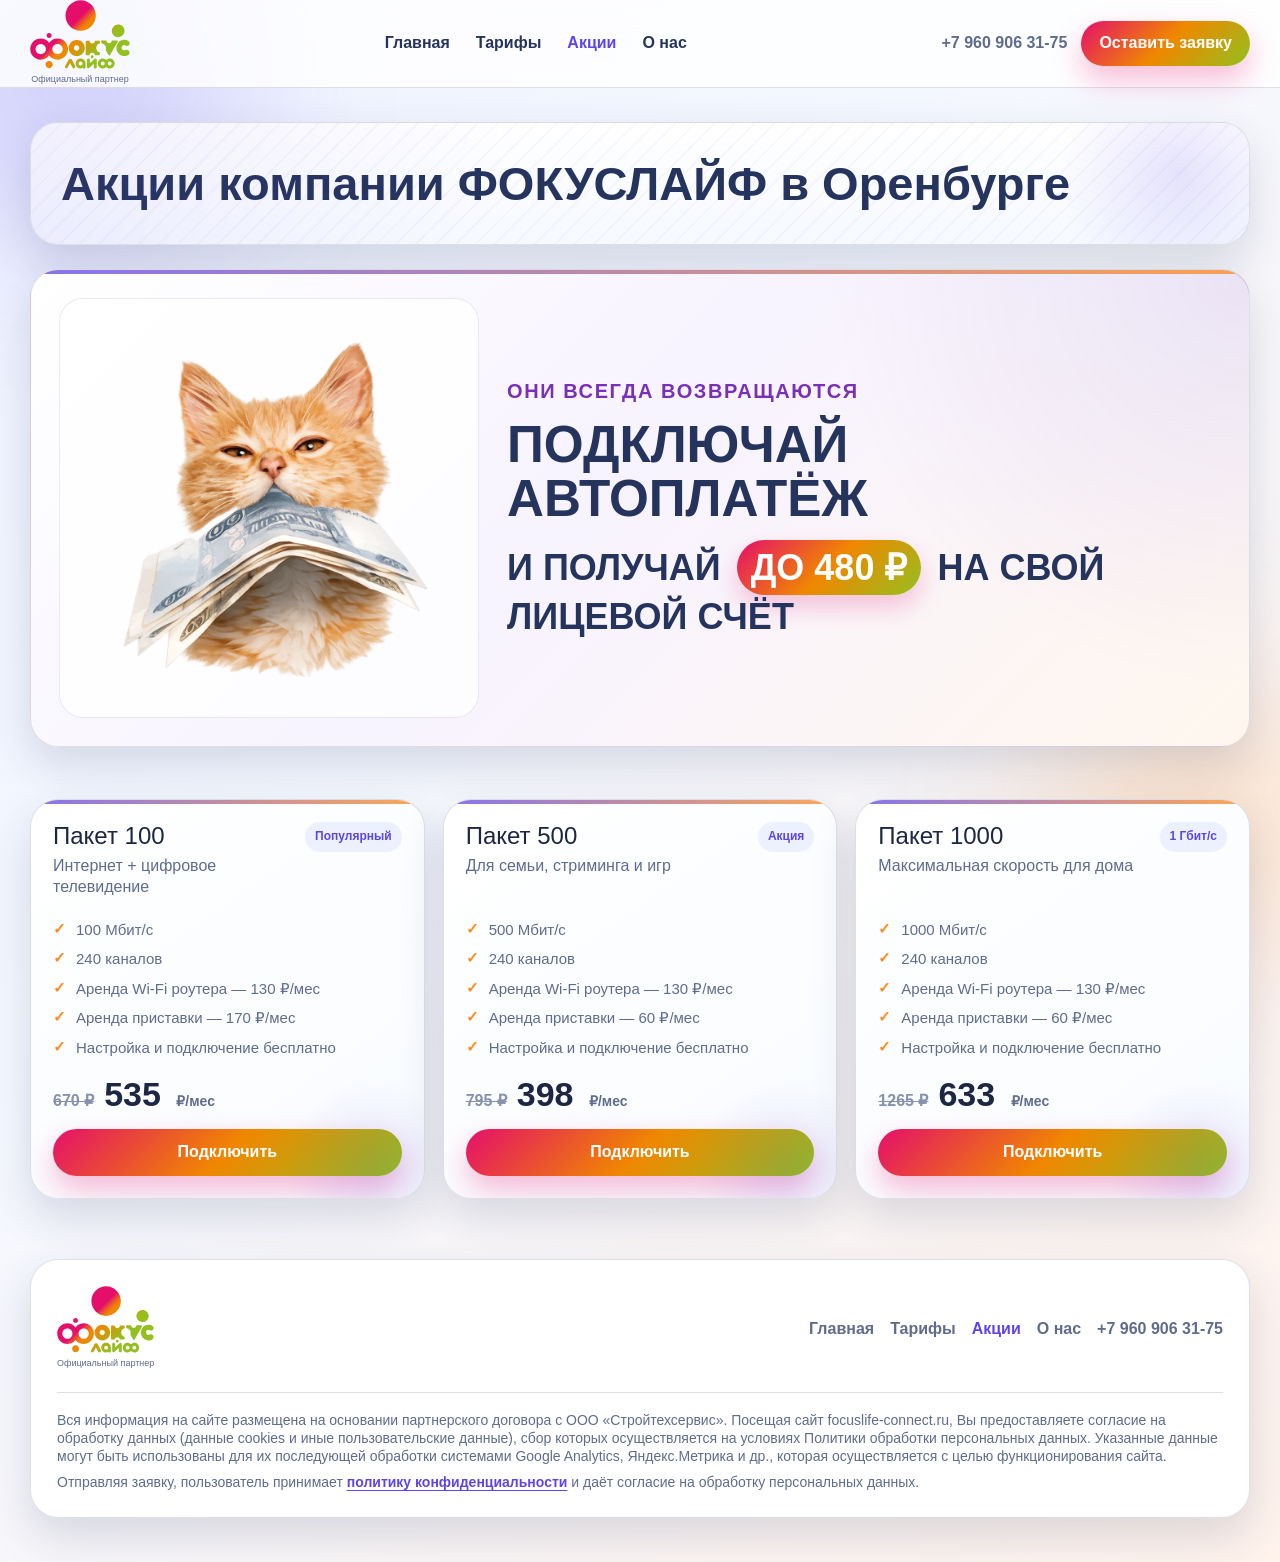
<file: promotions.html>
<!doctype html>
<html lang="ru">
  <head>
    <meta charset="UTF-8" />
    <meta name="viewport" content="width=device-width, initial-scale=1.0" />
    <title>Акции компании ФОКУСЛАЙФ в Оренбурге</title>
    <meta
      name="description"
      content="Акционные тарифы ФОКУСЛАЙФ в Оренбурге: интернет и ТВ по специальным ценам для новых абонентов."
    />
    <link rel="stylesheet" href="style.css" />
    <link rel="icon" href="img/favicon.ico" type="image/x-icon" />
  </head>
  <body class="promotions-page">
    <header class="topbar">
      <div class="container">
        <div class="topbar-inner">
          <a class="brand-wrap" href="index.html">
            <img
              class="logo"
              src="img/focus-logo.svg"
              alt="Логотип Фокус Лайф Оренбург"
            />
            <div class="brand">
              <small>Официальный партнер</small>
            </div>
          </a>

          <nav class="nav" aria-label="Основная навигация">
            <a href="index.html">Главная</a>
            <a href="index.html#tariffs">Тарифы</a>
            <a href="promotions.html" aria-current="page">Акции</a>
            <a href="about.html">О нас</a>
          </nav>

          <div class="topbar-actions">
            <a class="callout" href="tel:+79609063175">+7 960 906 31-75</a>
            <a class="ghost-button" href="index.html#form-card">Оставить заявку</a>
            <button
              class="menu-toggle"
              id="menuToggle"
              aria-label="Открыть меню"
            >
              <span></span>
            </button>
          </div>
        </div>

        <div class="mobile-panel" id="mobilePanel">
          <div class="mobile-nav">
            <a href="index.html">Главная</a>
            <a href="index.html#tariffs">Тарифы</a>
            <a href="promotions.html" aria-current="page">Акции</a>
            <a href="about.html">О нас</a>
            <a class="callout" href="tel:+79609063175">+7 960 906 31-75</a>
            <a class="ghost-button" href="index.html#form-card">Оставить заявку</a>
          </div>
        </div>
      </div>
    </header>

    <main>
      <section class="hero">
        <div class="container">
          <div class="hero-card">
            <h1>Акции компании ФОКУСЛАЙФ в Оренбурге</h1>
          </div>
        </div>
      </section>

      <section class="promotions-banner-section">
        <div class="container">
          <div class="promotions-banner section-card">
            <div class="promotions-banner__media">
              <img src="img/action.png" alt="Акция с автоплатежом" />
            </div>
            <div class="promotions-banner__content">
              <p class="promotions-banner__eyebrow">ОНИ ВСЕГДА ВОЗВРАЩАЮТСЯ</p>
              <h2 class="promotions-banner__title">ПОДКЛЮЧАЙ АВТОПЛАТЁЖ</h2>
              <p class="promotions-banner__text">
                И ПОЛУЧАЙ
                <span class="promotions-banner__amount">ДО 480 ₽</span>
                НА СВОЙ ЛИЦЕВОЙ СЧЁТ
              </p>
            </div>
          </div>
        </div>
      </section>

      <section>
        <div class="container">
          <div class="cards">
            <article class="tariff-card section-card">
              <div class="tariff-top">
                <div>
                  <div class="tariff-title">Пакет 100</div>
                  <p class="tariff-desc">Интернет + цифровое телевидение</p>
                </div>
                <div class="badge">Популярный</div>
              </div>
              <div class="features">
                <div class="feature">100 Мбит/с</div>
                <div class="feature">240 каналов</div>
                <div class="feature">Аренда Wi-Fi роутера — 130 ₽/мес</div>
                <div class="feature">Аренда приставки — 170 ₽/мес</div>
                <div class="feature">Настройка и подключение бесплатно</div>
              </div>
              <div class="price-wrap">
                <div class="old-price">670 ₽</div>
                <div class="price">535 <small>₽/мес</small></div>
              </div>
              <div class="card-actions">
                <a class="button" href="index.html#form-card">Подключить</a>
              </div>
            </article>

            <article class="tariff-card section-card">
              <div class="tariff-top">
                <div>
                  <div class="tariff-title">Пакет 500</div>
                  <p class="tariff-desc">Для семьи, стриминга и игр</p>
                </div>
                <div class="badge">Акция</div>
              </div>
              <div class="features">
                <div class="feature">500 Мбит/с</div>
                <div class="feature">240 каналов</div>
                <div class="feature">Аренда Wi-Fi роутера — 130 ₽/мес</div>
                <div class="feature">Аренда приставки — 60 ₽/мес</div>
                <div class="feature">Настройка и подключение бесплатно</div>
              </div>
              <div class="price-wrap">
                <div class="old-price">795 ₽</div>
                <div class="price">398 <small>₽/мес</small></div>
              </div>
              <div class="card-actions">
                <a class="button" href="index.html#form-card">Подключить</a>
              </div>
            </article>

            <article class="tariff-card section-card">
              <div class="tariff-top">
                <div>
                  <div class="tariff-title">Пакет 1000</div>
                  <p class="tariff-desc">Максимальная скорость для дома</p>
                </div>
                <div class="badge">1 Гбит/с</div>
              </div>
              <div class="features">
                <div class="feature">1000 Мбит/с</div>
                <div class="feature">240 каналов</div>
                <div class="feature">Аренда Wi-Fi роутера — 130 ₽/мес</div>
                <div class="feature">Аренда приставки — 60 ₽/мес</div>
                <div class="feature">Настройка и подключение бесплатно</div>
              </div>
              <div class="price-wrap">
                <div class="old-price">1265 ₽</div>
                <div class="price">633 <small>₽/мес</small></div>
              </div>
              <div class="card-actions">
                <a class="button" href="index.html#form-card">Подключить</a>
              </div>
            </article>
          </div>
        </div>
      </section>
    </main>

    <footer class="footer">
      <div class="container">
        <div class="footer-card">
          <div class="footer-top">
            <div>
              <div class="brand-wrap">
                <img
                  class="logo__footer"
                  src="img/focus-logo.svg"
                  alt="Логотип Фокус Лайф Оренбург"
                />
                <div class="brand">
                  <small>Официальный партнер</small>
                </div>
              </div>
            </div>

            <nav class="footer-nav">
              <a href="index.html">Главная</a>
              <a href="index.html#tariffs">Тарифы</a>
              <a href="promotions.html" aria-current="page">Акции</a>
              <a href="about.html">О нас</a>
              <a class="callout" href="tel:+79609063175">+7 960 906 31-75</a>
            </nav>
          </div>

          <div class="footer-meta">
            <div>
              Вся информация на сайте размещена на основании партнерского
              договора с ООО «Стройтехсервис».
              Посещая сайт focuslife-connect.ru, Вы предоставляете согласие на обработку данных (данные cookies и иные пользовательские данные), сбор которых осуществляется на условиях Политики обработки персональных данных. Указанные данные могут быть использованы для их последующей обработки системами Google Analytics, Яндекс.Метрика и др., которая осуществляется с целью функционирования сайта.
            </div>
            <div>
              Отправляя заявку, пользователь принимает
              <a href="privacy.html">политику конфиденциальности</a>
              и даёт согласие на обработку персональных данных.
            </div>
          </div>
        </div>
      </div>
    </footer>

    <script src="script.js"></script>
  </body>
</html>
</file>
<file: style.css>
:root {
      --bg: linear-gradient(135deg, #edf2ff 0%, #f5f8ff 40%, #fff3ec 100%);
      --surface: #ffffff;
      --surface-2: #f6f9ff;
      --text: #1d2744;
      --muted: #5f6c8d;
      --border: rgba(29, 39, 68, 0.14);
      --primary: #5e45e8;
      --primary-dark: #7a30b6;
      --accent: #ff8a1e;
      --danger: #ff5b4d;
      --button-gradient: linear-gradient(135deg, #E50F6B 0%, #F08700 50%, #93C01F 100%);
      --text-main: #25345d;
      --input-bg: #f4f7ff;
      --shadow: 0 18px 45px rgba(37, 52, 93, 0.16);
      --radius-xl: 28px;
      --radius-lg: 20px;
      --radius-md: 16px;
      --radius-sm: 12px;
      --container: 1220px;
    }

    * { box-sizing: border-box; }
    html { scroll-behavior: smooth; }
    body {
      margin: 0;
      font-family: Inter, Arial, sans-serif;
      color: var(--text);
      background: var(--bg);
      line-height: 1.3;
      min-height: 100vh;
      overflow-x: hidden;
      position: relative;
    }

    body::before,
    body::after {
      content: "";
      position: fixed;
      border-radius: 50%;
      filter: blur(80px);
      z-index: 0;
      pointer-events: none;
    }

    body::before {
      width: 320px;
      height: 320px;
      background: rgba(94, 69, 232, 0.2);
      top: -80px;
      left: -80px;
    }

    body::after {
      width: 280px;
      height: 280px;
      background: rgba(255, 138, 30, 0.2);
      bottom: -60px;
      right: -50px;
    }

    a { color: inherit; text-decoration: none; }
    button, input { font: inherit; }
    img { display: block; max-width: 100%; }

    .container {
      width: min(calc(100% - 32px), var(--container));
      margin: 0 auto;
      position: relative;
      z-index: 1;
    }

    .topbar {
      position: sticky;
      top: 0;
      z-index: 30;
      backdrop-filter: blur(16px);
      background: rgba(255, 255, 255, 0.82);
      border-bottom: 1px solid var(--border);
    }

    .topbar-inner {
      display: flex;
      align-items: center;
      justify-content: space-between;
      gap: 24px;
      min-height: 82px;
    }

    .brand-wrap {
      display: flex;
      flex-direction: column;
      align-items: center;
      gap: 5px;
      width: 100%;
      max-width: 100px;
    }


    .brand-badge {
      width: 46px;
      height: 46px;
      border-radius: 14px;
      background: linear-gradient(135deg, var(--primary), var(--accent));
      color: var(--text);
      display: grid;
      place-items: center;
      font-weight: 800;
      letter-spacing: 0.04em;
      box-shadow: 0 12px 26px rgba(0, 0, 0, 0.22);
      flex: 0 0 auto;
    }

    .brand small {
      display: block;
      color: var(--muted);
      font-size: 9px;
      margin-bottom: 2px;
    }

    .brand strong {
      display: block;
      font-size: 18px;
      line-height: 1.2;
    }

    .nav {
      display: flex;
      align-items: center;
      gap: 26px;
    }

    .nav a {
      color: var(--text-main);
      font-weight: 600;
      transition: .2s ease;
    }

    .nav a:hover { color: var(--primary); }

    .topbar-actions {
      display: flex;
      align-items: center;
      gap: 14px;
    }

    .city-pill,
    .ghost-button,
    .button,
    .chip {
      border-radius: 30px;
      display: inline-flex;
      align-items: center;
      justify-content: center;
      gap: 8px;
      border: 0;
      cursor: pointer;
      transition: .2s ease;
      white-space: nowrap;
      background: transparent;
    }

    .city-pill {
      background: #ffffff;
      border: 1px solid var(--border);
      padding: 10px 16px;
      color: var(--text-main);
      font-weight: 600;
    }

    .ghost-button {
      color: #ffffff;
      background: var(--button-gradient);
      border: 0;
      padding: 12px 18px;
      font-weight: 700;
      box-shadow: 0 14px 30px rgba(229, 15, 107, 0.28);
    }

    .button {
      background: var(--button-gradient);
      color: #ffffff;
      padding: 14px 22px;
      font-weight: 800;
      box-shadow: 0 14px 30px rgba(229, 15, 107, 0.28);
    }

    .ghost-button.js-open-modal {
      background: var(--button-gradient);
      color: #ffffff;
      border: 0;
      box-shadow: 0 14px 30px rgba(229, 15, 107, 0.28);
    }

    .button:hover { transform: translateY(-1px); }
    .ghost-button:hover,
    .chip:hover,
    .city-pill:hover { transform: translateY(-1px); }

    .menu-toggle {
      display: none;
      width: 48px;
      height: 48px;
      border-radius: 14px;
      border: 0;
      background: var(--button-gradient);
      padding: 0;
      cursor: pointer;
      box-shadow: 0 14px 30px rgba(229, 15, 107, 0.28);
    }

    .menu-toggle span,
    .menu-toggle::before,
    .menu-toggle::after {
      display: block;
      width: 20px;
      height: 2px;
      background: #ffffff;
      margin: 0 auto;
      transition: .2s ease;
      content: "";
    }

    .menu-toggle span { margin: 7px auto; }

    .hero {
      padding: 34px 0 24px;
    }

    .hero-grid {
      display: grid;
      grid-template-columns: 1.15fr .85fr;
      gap: 24px;
      align-items: stretch;
    }

    .hero-card,
    .form-card,
    .promo-card,
    .section-card,
    .equipment-card,
    .adv-card,
    .footer-card {
      background: var(--surface);
      border: 1px solid var(--border);
      box-shadow: var(--shadow);
      border-radius: var(--radius-xl);
    }

    .section-card {
      position: relative;
      overflow: hidden;
    }

    .section-card::before {
      content: "";
      position: absolute;
      left: 0;
      top: 0;
      width: 100%;
      height: 4px;
      background: linear-gradient(90deg, var(--primary), var(--accent));
      opacity: 0.75;
    }

    .hero-card {
      display: flex;
      flex-direction: column;
      justify-content: space-between;
      padding: 30px;
      overflow: hidden;
      position: relative;
      background:
        linear-gradient(180deg, var(--surface) 0%, var(--surface-2) 100%);
    }

    .hero-card::before {
      content: "";
      position: absolute;
      inset: 0;
      background:
        linear-gradient(115deg, rgba(94, 69, 232, 0.08), transparent 40%),
        repeating-linear-gradient(
          -45deg,
          rgba(94, 69, 232, 0.04) 0,
          rgba(94, 69, 232, 0.04) 2px,
          transparent 2px,
          transparent 14px
        );
      pointer-events: none;
    }

    .hero-card::after {
      content: "";
      position: absolute;
      right: -60px;
      bottom: -60px;
      width: 260px;
      height: 260px;
      border-radius: 50%;
      background: radial-gradient(circle, rgba(94, 69, 232, 0.14), transparent 65%);
      pointer-events: none;
    }

    .eyebrow {
      display: inline-flex;
      align-items: center;
      gap: 8px;
      padding: 10px 14px;
      border-radius: 999px;
      background: #edf1ff;
      color: var(--primary-dark);
      font-weight: 800;
      font-size: 18px;
      letter-spacing: .02em;
      margin-bottom: 18px;
    }

    h1, h2, h3, h4, p { margin: 0; }
    h1, h2, h3, h4 { color: var(--text-main); }
    h1 {
      font-size: clamp(34px, 5vw, 47px);
      line-height: 1.3;
      margin-bottom: 16px;
    }

    .promotions-page .hero-card h1 {
      margin-bottom: 0;
    }

    .promotions-banner-section {
      padding-top: 0;
    }

    .promotions-banner {
      display: grid;
      grid-template-columns: minmax(280px, 420px) 1fr;
      gap: 28px;
      align-items: center;
      padding: 28px;
      background:
        radial-gradient(circle at top right, rgba(94, 69, 232, 0.1), transparent 32%),
        linear-gradient(135deg, #ffffff 0%, #f7f3ff 46%, #fff7ee 100%);
    }

    .promotions-banner__media {
      display: flex;
      align-items: center;
      justify-content: center;
      min-height: 260px;
      border-radius: 24px;
      overflow: hidden;
      background: rgba(255, 255, 255, 0.72);
      border: 1px solid rgba(94, 69, 232, 0.12);
    }

    .promotions-banner__media img {
      width: 100%;
      height: 100%;
      object-fit: cover;
    }

    .promotions-banner__content {
      display: grid;
      gap: 14px;
    }

    .promotions-banner__eyebrow {
      font-size: 20px;
      font-weight: 800;
      letter-spacing: 0.08em;
      color: var(--primary-dark);
    }

    .promotions-banner__title {
      font-size: clamp(30px, 4vw, 52px);
      line-height: 1.05;
    }

    .promotions-banner__text {
      font-size: clamp(24px, 3vw, 36px);
      line-height: 1.2;
      font-weight: 800;
      color: var(--text-main);
    }

    .promotions-banner__amount {
      display: inline-block;
      padding: 6px 14px;
      margin: 0 6px;
      border-radius: 999px;
      background: var(--button-gradient);
      color: #ffffff;
      box-shadow: 0 12px 24px rgba(229, 15, 107, 0.22);
    }

    .hero-subtitle {
      max-width: 640px;
      font-size: 18px;
      color: var(--muted);
      margin-bottom: 26px;
    }

    .hero-points {
      display: flex;
      flex-wrap: wrap;
      gap: 12px;
    }

    .chip {
      background: #ffffff;
      border: 1px solid rgba(94, 69, 232, 0.2);
      padding: 10px 14px;
      color: var(--primary-dark);
      font-weight: 700;
    }

    .hero-media {
      margin-top: 24px;
      display: flex;
      align-items: end;
      justify-content: flex-end;
      gap: 14px;
      min-height: 170px;
      position: relative;
      z-index: 1;
    }

    .hero-media-card {
      border-radius: 22px;
      background: linear-gradient(155deg, #ffffff 0%, #f2f6ff 100%);
      border: 1px solid var(--border);
      box-shadow: 0 18px 34px rgba(37, 52, 93, 0.2);
      overflow: hidden;
      transform-style: preserve-3d;
    }

    .hero-media-card-main {
      width: min(280px, 56%);
      transform: perspective(850px) rotateY(-8deg) rotateX(4deg);
    }

    .hero-media-card-secondary {
      width: min(165px, 34%);
      transform: perspective(850px) rotateY(10deg) rotateX(2deg) translateY(18px);
    }

    .hero-media-card img {
      width: 100%;
      height: 100%;
      object-fit: cover;
      aspect-ratio: 4 / 3;
    }

    .hero-actions {
      display: flex;
      gap: 14px;
      flex-wrap: wrap;
    }

    .stats {
      display: grid;
      grid-template-columns: repeat(3, minmax(0, 1fr));
      gap: 14px;
      margin-top: 34px;
    }

    .stat {
      background: rgba(255,255,255,0.08);
      border: 1px solid var(--border);
      border-radius: var(--radius-md);
      padding: 16px;
    }

    .stat strong {
      display: block;
      font-size: 24px;
      margin-bottom: 4px;
    }

    .stat span {
      color: var(--muted);
      font-size: 14px;
    }

    .form-card {
      padding: 30px;
      display: flex;
      flex-direction: column;
      gap: 18px;
      justify-content: space-between;
    }

    .form-card-header {
      display: grid;
      gap: 10px;
    }

    .form-card-header h2 { font-size: 28px; }
    .form-card-header p { color: var(--muted); }

    .input,
    .textarea {
      width: 100%;
      border: 1px solid var(--border);
      border-radius: 16px;
      padding: 10px 18px;
      outline: none;
      background: var(--input-bg);
      color: #6b3a2b;
      transition: .2s ease;
    }

    .input::placeholder,
    .textarea::placeholder {
      color: #875c4f;
    }

    .input:focus,
    .textarea:focus {
      border-color: rgba(213, 220, 24, 0.45);
      box-shadow: 0 0 0 4px rgba(213,220,24,.14);
    }

    .form-stack {
      display: grid;
      gap: 15px;
    }

    .fineprint {
      font-size: 13px;
      color: var(--muted);
    }

    .promo {
      padding: 18px 0 8px;
    }

    .nav a[aria-current="page"],
    .mobile-nav a[aria-current="page"],
    .footer-nav a[aria-current="page"] {
      color: var(--primary);
    }

    .promo-card {
      padding: 26px;
      display: grid;
      grid-template-columns: 1fr auto;
      gap: 20px;
      align-items: center;
      background:
        radial-gradient(circle at 0% 0%, rgba(255, 255, 255, 0.16), transparent 40%),
        linear-gradient(135deg, #273965 0%, #1f2d52 55%, #314c82 100%);
      color: #ffffff;
      overflow: hidden;
      position: relative;
    }

    .promo-card::before,
    .promo-card::after {
      content: "";
      position: absolute;
      border-radius: 50%;
      background: rgba(255,255,255,.16);
    }

    .promo-card::before {
      width: 220px;
      height: 220px;
      right: -60px;
      top: -80px;
    }

    .promo-card::after {
      width: 160px;
      height: 160px;
      left: 48%;
      bottom: -90px;
    }

    .promo-copy {
      position: relative;
      z-index: 1;
    }

    .promo-kicker {
      display: inline-block;
      padding: 8px 12px;
      border-radius: 999px;
      background: rgba(255,255,255,.12);
      font-size: 13px;
      font-weight: 800;
      margin-bottom: 12px;
    }

    .promo h2 {
      font-size: clamp(24px, 3vw, 38px);
      margin-bottom: 8px;
      color: #ffffff;
    }

    .promo p { color: rgba(255, 255, 255, 0.82); }

    .promo-price {
      position: relative;
      z-index: 1;
      text-align: right;
    }

    .promo-price strong {
      display: block;
      font-size: clamp(34px, 4vw, 56px);
      line-height: 1;
    }

    .promo-price span {
      display: block;
      color: rgba(255, 255, 255, 0.84);
      margin-top: 8px;
    }

    .about-hero {
      padding: 34px 0 18px;
    }

    .about-shell {
      display: grid;
      grid-template-columns: 1.2fr 0.8fr;
      gap: 18px;
      align-items: stretch;
    }

    .about-intro,
    .about-stats,
    .about-card,
    .timeline-item {
      padding: 28px;
    }

    .about-intro {
      background:
        linear-gradient(180deg, var(--surface) 0%, var(--surface-2) 100%);
    }

    .about-lead {
      font-size: 18px;
      color: var(--text-main);
      max-width: 760px;
    }

    .about-stats {
      display: grid;
      gap: 14px;
      align-content: start;
    }

    .about-stat {
      padding: 18px;
      border-radius: var(--radius-md);
      background: rgba(237, 241, 255, 0.8);
      border: 1px solid rgba(94, 69, 232, 0.12);
    }

    .about-stat strong {
      display: block;
      font-size: 32px;
      line-height: 1;
      margin-bottom: 8px;
      color: var(--primary-dark);
    }

    .about-stat span {
      color: var(--muted);
      font-weight: 600;
    }

    .about-grid {
      display: grid;
      grid-template-columns: repeat(2, minmax(0, 1fr));
      gap: 18px;
    }

    .about-card h3,
    .timeline-item h3 {
      font-size: 28px;
      margin-bottom: 12px;
    }

    .about-card p,
    .timeline-item p {
      color: var(--muted);
    }

    .timeline {
      display: grid;
      gap: 18px;
    }

    .timeline-item {
      display: grid;
      gap: 14px;
    }

    .timeline-year {
      display: inline-flex;
      width: fit-content;
      padding: 9px 14px;
      border-radius: 999px;
      background: #edf1ff;
      color: var(--primary-dark);
      font-weight: 800;
    }

    .about-cta-card {
      padding: 28px;
      border-radius: var(--radius-xl);
      background:
        radial-gradient(circle at top right, rgba(255, 255, 255, 0.18), transparent 30%),
        linear-gradient(135deg, #273965 0%, #1f2d52 55%, #314c82 100%);
      color: #ffffff;
      box-shadow: var(--shadow);
      display: flex;
      align-items: center;
      justify-content: space-between;
      gap: 20px;
    }

    .about-cta-card h2 {
      color: #ffffff;
      margin-bottom: 10px;
    }

    .about-cta-card p {
      color: rgba(255, 255, 255, 0.84);
      max-width: 760px;
    }

    section {
      padding: 26px 0;
    }

    .section-head {
      display: flex;
      align-items: end;
      justify-content: space-between;
      gap: 16px;
      margin-bottom: 22px;
    }

    .section-head p { color: var(--muted);}
    .section-head h2 { font-size: clamp(28px, 3vw, 42px); }

    .tabs {
      display: flex;
      flex-wrap: wrap;
      gap: 10px;
      margin-bottom: 18px;
    }

    .tab {
      display: inline-flex;
      align-items: center;
      justify-content: center;
      padding: 12px 18px;
      border-radius: 999px;
      border: 1px solid var(--border);
      background: var(--surface);
      color: var(--muted);
      font-weight: 800;
    }

    .tab.active {
      color: #ffffff;
      border-color: var(--primary);
      background: linear-gradient(135deg, var(--primary), var(--primary-dark));
      box-shadow: 0 12px 24px rgba(0,0,0,.2);
    }

    .panel {
      display: block;
      scroll-margin-top: 110px;
    }

    .panel + .panel {
      margin-top: 28px;
    }

    .panel-title {
      margin: 26px 0 14px;
      font-size: clamp(24px, 2.4vw, 34px);
    }

    .cards {
      display: grid;
      grid-template-columns: repeat(3, minmax(0, 1fr));
      gap: 18px;
    }

    .tariff-card,
    .equipment-card,
    .adv-card {
      padding: 22px;
    }

    .tariff-card {
      position: relative;
      overflow: hidden;
      display: flex;
      flex-direction: column;
      height: 100%;
      background:
        linear-gradient(145deg, #ffffff 0%, #f8fbff 100%);
    }

    .tariff-card::after {
      content: "";
      position: absolute;
      inset: auto -40px -60px auto;
      width: 180px;
      height: 180px;
      border-radius: 50%;
      background: radial-gradient(circle, rgba(94, 69, 232, 0.12), transparent 70%);
      pointer-events: none;
    }

    .tariff-top {
      display: flex;
      align-items: start;
      justify-content: space-between;
      gap: 12px;
    }

    .badge {
      padding: 7px 10px;
      border-radius: 999px;
      font-size: 12px;
      font-weight: 800;
      background: #edf1ff;
      color: var(--primary);
      white-space: nowrap;
    }

    .tariff-title {
      font-size: 24px;
      line-height: 1.15;
      margin-bottom: 6px;
    }

    .tariff-desc {
      color: var(--muted);
      min-height: 46px;
    }

    .features {
      display: grid;
      gap: 10px;
      margin: 18px 0 20px;
      color: var(--text-main);
    }

    .feature {
      display: flex;
      align-items: flex-start;
      gap: 10px;
      color: var(--muted);
      font-size: 15px;
    }

    .feature::before {
      content: "✓";
      color: var(--accent);
      font-weight: 900;
      line-height: 1.2;
    }

    .price-wrap {
      display: flex;
      align-items: end;
      gap: 10px;
      margin-bottom: 18px;
    }

    .old-price {
      color: #8591ad;
      text-decoration: line-through;
      font-weight: 700;
    }

    .price {
      font-size: 34px;
      line-height: 1;
      font-weight: 900;
    }

    .price small {
      font-size: 14px;
      font-weight: 700;
      color: var(--muted);
      margin-left: 6px;
    }

    .card-actions {
      display: flex;
      gap: 10px;
      flex-wrap: wrap;
      margin-top: auto;
    }

    .card-actions .ghost-button,
    .card-actions .button {
      flex: 1 1 50px;
      padding-block: 13px;
    }

    .grid-2 {
      display: grid;
      grid-template-columns: repeat(2, minmax(0, 1fr));
      gap: 18px;
    }

    .coverage-card {
      padding: 28px;
      background:
        radial-gradient(circle at top right, rgba(94, 69, 232, 0.08), transparent 28%),
        linear-gradient(180deg, #ffffff 0%, #f7faff 100%);
    }

    .coverage-head {
      margin-bottom: 18px;
    }

    .coverage-body {
      display: grid;
      gap: 24px;
    }

    .coverage-intro {
      display: grid;
      gap: 8px;
    }

    .coverage-intro h3 {
      font-size: 24px;
      color: var(--text-main);
    }

    .coverage-intro p {
      color: var(--muted);
      max-width: 760px;
    }

    .coverage-list {
      display: flex;
      flex-wrap: wrap;
      gap: 12px;
    }

    .coverage-item {
      display: inline-flex;
      align-items: center;
      padding: 10px 14px;
      border-radius: 999px;
      background: #ffffff;
      border: 1px solid rgba(94, 69, 232, 0.16);
      color: var(--text-main);
      font-weight: 700;
      box-shadow: 0 10px 24px rgba(37, 52, 93, 0.08);
    }

    .equipment-card {
      display: grid;
      grid-template-columns: 160px 1fr;
      gap: 20px;
      align-items: center;
      min-height: 100%;
    }

    .equipment-visual {
      height: 160px;
      border-radius: 20px;
      border: 1px solid var(--border);
      position: relative;
      overflow: hidden;
    }
    .router {
      display: flex;
      align-items: center;
      justify-content: center;
      background-color: #ffffff;
    }
    .router-img {
      width: 100%;
      height: 100%;
      object-fit: contain;
      object-position: center;
      padding: 8px;
    }
    .tvbox{
      display: flex;
      background-color: #ffffff;
    }
    .tvbox-img{
      width: 100%;
      height: 100%;
      object-fit: contain;
      object-position: center;
    }
    
  
    .equipment-copy h3,
    .adv-card h3 { font-size: 24px; margin-bottom: 10px; }
    .equipment-copy p,
    .adv-card p { color: var(--muted); }

    .equipment-list,
    .adv-list {
      display: grid;
      gap: 10px;
      margin-top: 14px;
      color: var(--muted);
    }

    .adv-grid {
      display: grid;
      grid-template-columns: repeat(3, minmax(0, 1fr));
      gap: 18px;
    }

    .faq-grid {
      display: grid;
      gap: 18px;
    }

    .faq-item {
      padding: 22px;
    }

    .faq-item summary {
      position: relative;
      list-style: none;
      padding-right: 36px;
      font-size: 22px;
      font-weight: 800;
      cursor: pointer;
    }

    .faq-item summary::-webkit-details-marker {
      display: none;
    }

    .faq-item summary::after {
      content: "+";
      position: absolute;
      top: 50%;
      right: 0;
      transform: translateY(-50%);
      width: 28px;
      height: 28px;
      border-radius: 50%;
      display: grid;
      place-items: center;
      background: #edf1ff;
      color: var(--accent);
      font-size: 20px;
      line-height: 1;
      transition: transform .2s ease;
    }

    .faq-item[open] summary::after {
      content: "−";
    }

    .faq-item p {
      margin-top: 14px;
      color: var(--text-main);
    }

    .footer {
      padding: 34px 0 44px;
    }

    .footer-card {
      padding: 26px;
      display: grid;
      gap: 20px;
    }

    .footer-top {
      display: flex;
      justify-content: space-between;
      gap: 18px;
      flex-wrap: wrap;
      align-items: center;
    }

    .footer-nav {
      display: flex;
      flex-wrap: wrap;
      gap: 16px;
      color: var(--muted);
      font-weight: 700;
    }

    .footer-meta {
      display: grid;
      gap: 8px;
      color: var(--muted);
      font-size: 14px;
      border-top: 1px solid var(--border);
      padding-top: 18px;
    }
    .logo__footer {
      max-width: 150px;
    }

    .callout {
      display: inline-flex;
      align-items: center;
      gap: 8px;
      color: var(--muted);
      font-weight: 700;
    }

    .modal {
      position: fixed;
      inset: 0;
      background: rgba(31, 45, 82, 0.42);
      backdrop-filter: blur(6px);
      display: none;
      align-items: center;
      justify-content: center;
      padding: 16px;
      z-index: 60;
    }

    .modal.open { display: flex; }

    .modal-card {
      width: min(100%, 540px);
      background: var(--surface);
      border-radius: 28px;
      padding: 28px;
      position: relative;
      box-shadow: 0 30px 70px rgba(31,45,82,.24);
    }

    .close {
      position: absolute;
      top: 16px;
      right: 16px;
      width: 42px;
      height: 42px;
      border-radius: 999px;
      border: 0;
      background: var(--button-gradient);
      color: #ffffff;
      font-size: 20px;
      cursor: pointer;
    }

    .success {
      text-align: center;
      display: grid;
      gap: 14px;
      padding: 20px 8px 8px;
    }

    .success-mark {
      width: 76px;
      height: 76px;
      margin: 0 auto;
      border-radius: 50%;
      display: grid;
      place-items: center;
      background: rgba(94, 69, 232, .14);
      color: var(--accent);
      font-size: 38px;
      font-weight: 900;
    }

    .mobile-form-anchor {
      display: none;
      position: fixed;
      right: 18px;
      bottom: 18px;
      width: 40px;
      height: 40px;
      border-radius: 50%;
      align-items: center;
      justify-content: center;
      background: var(--button-gradient);
      color: #ffffff;
      box-shadow: 0 18px 34px rgba(31, 45, 82, 0.36);
      border: 1px solid rgba(255, 255, 255, 0.4);
      z-index: 40;
    }

    .mobile-form-anchor span {
      font-size: 28px;
      font-weight: 900;
      line-height: 1;
    }

    .mobile-form-anchor.is-visible {
      display: inline-flex;
    }

    .fineprint a,
    .footer-meta a {
      color: var(--primary);
      font-weight: 700;
      text-decoration: underline;
      text-underline-offset: 3px;
    }

    .privacy-page {
      min-height: 100vh;
    }

    .privacy-main {
      width: 100%;
      padding: 40px 0;
    }

    .privacy-section {
      padding: 32px 0;
    }

    .privacy-card {
      width: min(100%);
      margin: 0 auto;
      background: rgba(255, 255, 255, 0.92);
      border: 1px solid var(--border);
      border-radius: 32px;
      box-shadow: var(--shadow);
      padding: 40px;
      position: relative;
      z-index: 1;
    }

    .privacy-card h1 {
      margin: 10px 0 20px;
      font-size: clamp(32px, 5vw, 46px);
      line-height: 1.05;
    }

    .privacy-copy {
      display: grid;
      gap: 14px;
      color: var(--text-main);
      font-size: 18px;
      line-height: 1.6;
    }

    .privacy-copy p {
      margin: 0;
    }

    .privacy-back {
      margin-top: 28px;
      width: fit-content;
    }

    @media (max-width: 1080px) {
      .hero-grid,
      .about-shell,
      .promo-card,
      .cards,
      .adv-grid,
      .faq-grid,
      .grid-2,
      .promotions-banner { grid-template-columns: 1fr; }
      .about-grid { grid-template-columns: 1fr; }
      .promo-price { text-align: left; }
      .equipment-card { grid-template-columns: 1fr; }
      .about-cta-card {
        flex-direction: column;
        align-items: flex-start;
      }
    }

    @media (max-width: 900px) {
      .nav,
      .topbar-actions .city-pill { display: none; }
      .menu-toggle { display: inline-grid; place-items: center; align-content: center; }
      .topbar-inner { min-height: 74px; }
      .topbar-actions {
        margin-left: auto;
        gap: 10px;
      }
      .topbar-actions .callout,
      .topbar-actions .ghost-button {
        display: inline-flex;
      }
      .topbar-actions .callout { font-size: 14px; }
      .topbar-actions .ghost-button {
        padding: 10px 14px;
        font-size: 14px;
      }
      .mobile-panel {
        display: none;
        padding: 0 0 18px;
      }
      .mobile-panel.open { display: grid; gap: 12px; }
      .mobile-nav {
        display: grid;
        gap: 8px;
        padding-top: 8px;
      }
      .mobile-nav a,
      .mobile-nav button,
      .mobile-nav .callout {
        padding: 14px 16px;
        border-radius: 16px;
        background: #ffffff;
        border: 1px solid var(--border);
        font-weight: 700;
        color: var(--text-main);
        justify-content: flex-start;
      }
      .mobile-nav .callout,
      .mobile-nav .ghost-button { display: none; }
      .hero-card,
      .form-card,
      .promo-card,
      .promotions-banner,
      .coverage-card,
      .footer-card,
      .tariff-card,
      .equipment-card,
      .adv-card,
      .faq-item { border-radius: 22px; }
    }

    @media (min-width: 901px) {
      .mobile-panel { display: none !important; }
    }

    @media (max-width: 640px) {
      .container { width: min(calc(100% - 20px), var(--container)); }
      .privacy-page {
        padding: 20px 0;
      }
      .privacy-card { padding: 24px 20px; border-radius: 24px; }
      .privacy-copy { font-size: 16px; }
      .hero { padding-top: 18px; }
      .topbar-inner {
        gap: 12px;
        
        align-items: center;
      }
      
      .topbar-actions {
        flex: 1 1 100%;
        display: grid;
        grid-template-columns: minmax(0, 1fr) auto;
        grid-template-areas:
          "button menu"
          "callout menu";
        align-items: start;
        column-gap: 10px;
        row-gap: 8px;
      }
      .topbar-actions .ghost-button {
        grid-area: button;
        width: auto;
        justify-self: center;
      }
      .topbar-actions .callout {
        grid-area: callout;
        align-self: start;
        justify-self: center;
      }
      .topbar-actions .menu-toggle {
        grid-area: menu;
      }
      .hero-card,
      .form-card,
      .promo-card,
      .promotions-banner,
      .coverage-card,
      .footer-card,
      .tariff-card,
      .equipment-card,
      .adv-card,
      .faq-item,
      .modal-card { padding: 20px; }
      .promotions-banner__media {
        min-height: 200px;
      }
      .promotions-banner__amount {
        margin: 8px 0;
      }
      .hero-media {
        justify-content: center;
        min-height: 130px;
      }
      .hero-media-card-main {
        width: min(230px, 64%);
      }
      .hero-media-card-secondary {
        width: min(140px, 38%);
      }
      .stats { grid-template-columns: 1fr; }
      .section-head { align-items: start; }
      .hero-actions,
      .card-actions { flex-direction: column; }
      .button,
      .ghost-button { width: 100%; }
      .price { font-size: 30px; }
      .brand strong { font-size: 16px; }
      .router-img { padding: 12px; }
      .faq-item summary {
        font-size: 19px;
        padding-right: 32px;
      }
    }
</file>
